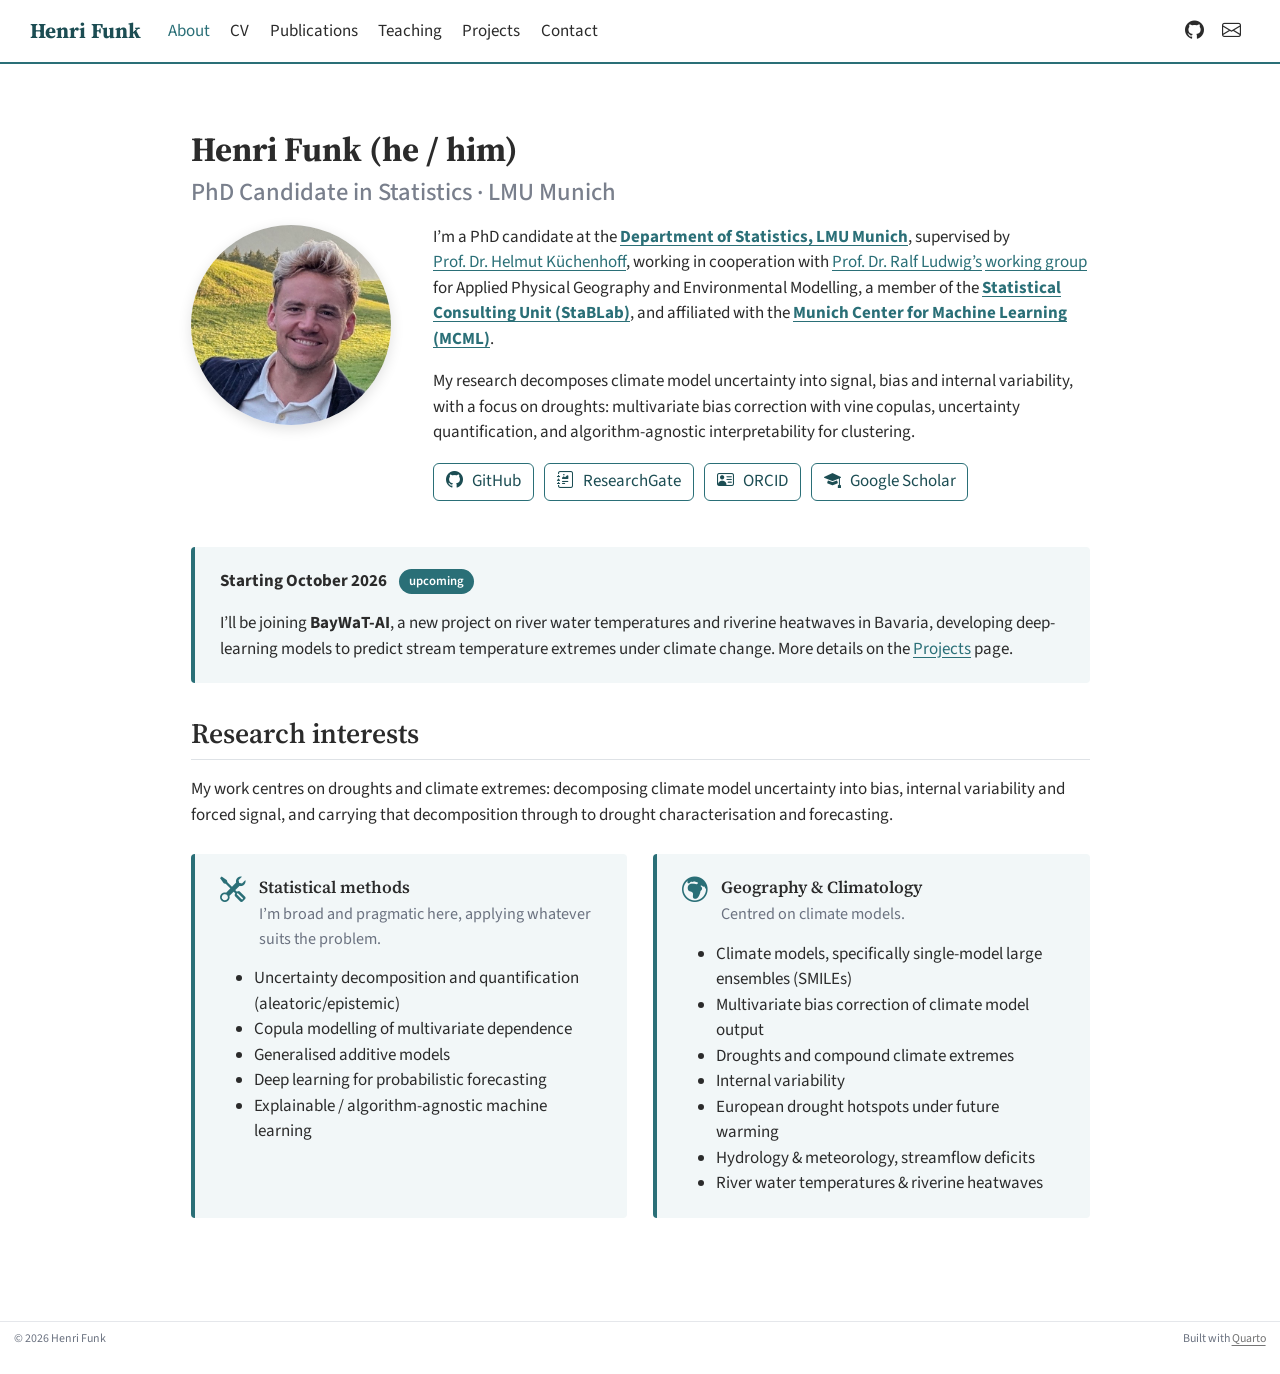
<file: docs/index.html>
<!DOCTYPE html>
<html xmlns="http://www.w3.org/1999/xhtml" lang="en" xml:lang="en"><head>

<meta charset="utf-8">
<meta name="generator" content="quarto-1.4.549">

<meta name="viewport" content="width=device-width, initial-scale=1.0, user-scalable=yes">


<title>Henri Funk</title>
<style>
code{white-space: pre-wrap;}
span.smallcaps{font-variant: small-caps;}
div.columns{display: flex; gap: min(4vw, 1.5em);}
div.column{flex: auto; overflow-x: auto;}
div.hanging-indent{margin-left: 1.5em; text-indent: -1.5em;}
ul.task-list{list-style: none;}
ul.task-list li input[type="checkbox"] {
  width: 0.8em;
  margin: 0 0.8em 0.2em -1em; /* quarto-specific, see https://github.com/quarto-dev/quarto-cli/issues/4556 */ 
  vertical-align: middle;
}
</style>


<script src="site_libs/quarto-nav/quarto-nav.js"></script>
<script src="site_libs/quarto-nav/headroom.min.js"></script>
<link href="./images/favicon.svg" rel="icon" type="image/svg+xml">
<script src="site_libs/clipboard/clipboard.min.js"></script>
<script src="site_libs/quarto-html/quarto.js"></script>
<script src="site_libs/quarto-html/popper.min.js"></script>
<script src="site_libs/quarto-html/tippy.umd.min.js"></script>
<link href="site_libs/quarto-html/tippy.css" rel="stylesheet">
<link href="site_libs/quarto-html/quarto-syntax-highlighting.css" rel="stylesheet" id="quarto-text-highlighting-styles">
<script src="site_libs/bootstrap/bootstrap.min.js"></script>
<link href="site_libs/bootstrap/bootstrap-icons.css" rel="stylesheet">
<link href="site_libs/bootstrap/bootstrap.min.css" rel="stylesheet" id="quarto-bootstrap" data-mode="light">
<script id="quarto-search-options" type="application/json">{
  "language": {
    "search-no-results-text": "No results",
    "search-matching-documents-text": "matching documents",
    "search-copy-link-title": "Copy link to search",
    "search-hide-matches-text": "Hide additional matches",
    "search-more-match-text": "more match in this document",
    "search-more-matches-text": "more matches in this document",
    "search-clear-button-title": "Clear",
    "search-text-placeholder": "",
    "search-detached-cancel-button-title": "Cancel",
    "search-submit-button-title": "Submit",
    "search-label": "Search"
  }
}</script>


<link rel="stylesheet" href="styles.css">
<meta property="og:title" content="Henri Funk">
<meta property="og:description" content="PhD Candidate in Statistics, LMU Munich">
<meta property="og:image" content="https://henrifnk.github.io/henrifnk/images/profile.jpg">
<meta property="og:site_name" content="Henri Funk">
<meta name="twitter:title" content="Henri Funk">
<meta name="twitter:description" content="PhD Candidate in Statistics, LMU Munich">
<meta name="twitter:image" content="https://henrifnk.github.io/henrifnk/images/profile.jpg">
<meta name="twitter:card" content="summary_large_image">
</head>

<body class="nav-fixed fullcontent">

<div id="quarto-search-results"></div>
  <header id="quarto-header" class="headroom fixed-top">
    <nav class="navbar navbar-expand-lg " data-bs-theme="dark">
      <div class="navbar-container container-fluid">
      <div class="navbar-brand-container mx-auto">
    <a class="navbar-brand" href="./index.html">
    <span class="navbar-title">Henri Funk</span>
    </a>
  </div>
          <button class="navbar-toggler" type="button" data-bs-toggle="collapse" data-bs-target="#navbarCollapse" aria-controls="navbarCollapse" aria-expanded="false" aria-label="Toggle navigation" onclick="if (window.quartoToggleHeadroom) { window.quartoToggleHeadroom(); }">
  <span class="navbar-toggler-icon"></span>
</button>
          <div class="collapse navbar-collapse" id="navbarCollapse">
            <ul class="navbar-nav navbar-nav-scroll me-auto">
  <li class="nav-item">
    <a class="nav-link active" href="./index.html" aria-current="page"> 
<span class="menu-text">About</span></a>
  </li>  
  <li class="nav-item">
    <a class="nav-link" href="./cv.html"> 
<span class="menu-text">CV</span></a>
  </li>  
  <li class="nav-item">
    <a class="nav-link" href="./publications.html"> 
<span class="menu-text">Publications</span></a>
  </li>  
  <li class="nav-item">
    <a class="nav-link" href="./teaching.html"> 
<span class="menu-text">Teaching</span></a>
  </li>  
  <li class="nav-item">
    <a class="nav-link" href="./projects.html"> 
<span class="menu-text">Projects</span></a>
  </li>  
  <li class="nav-item">
    <a class="nav-link" href="./contact.html"> 
<span class="menu-text">Contact</span></a>
  </li>  
</ul>
            <ul class="navbar-nav navbar-nav-scroll ms-auto">
  <li class="nav-item compact">
    <a class="nav-link" href="https://github.com/henrifnk"> <i class="bi bi-github" role="img" aria-label="GitHub">
</i> 
<span class="menu-text"></span></a>
  </li>  
  <li class="nav-item compact">
    <a class="nav-link" href="mailto:H.Funk@lmu.de"> <i class="bi bi-envelope" role="img" aria-label="Email">
</i> 
<span class="menu-text"></span></a>
  </li>  
</ul>
          </div> <!-- /navcollapse -->
          <div class="quarto-navbar-tools">
</div>
      </div> <!-- /container-fluid -->
    </nav>
</header>
<!-- content -->
<div id="quarto-content" class="quarto-container page-columns page-rows-contents page-layout-article page-navbar">
<!-- sidebar -->
<!-- margin-sidebar -->
    
<!-- main -->
<main class="content" id="quarto-document-content">




<section id="henri-funk-he-him" class="level1 hero-heading">
<h1>Henri Funk (he / him)</h1>
<section id="phd-candidate-in-statistics-lmu-munich" class="level3">
<h3 data-anchor-id="phd-candidate-in-statistics-lmu-munich">PhD Candidate in Statistics · LMU Munich</h3>
</section>
</section>
<div class="hero">
<div class="hero-photo">
<p><img src="images/profile.jpg" class="profile-img img-fluid"></p>
</div>
<div class="hero-text">
<p>I’m a PhD candidate at the <strong><a href="https://www.stat.lmu.de/en/">Department of Statistics, LMU Munich</a></strong>, supervised by <a href="https://www.lmu.de/mzn/de/mitglieder/kontaktseite/helmut-kuechenhoff-bc664f45.html">Prof.&nbsp;Dr.&nbsp;Helmut Küchenhoff</a>, working in cooperation with <a href="https://www.geo.lmu.de/de/fakultaet-geowissenschaften/personen/kontaktseite/ralf-ludwig-13b9822d.html">Prof.&nbsp;Dr.&nbsp;Ralf Ludwig’s</a> <a href="https://www.geo.lmu.de/geographie/de/forschung/physische-geographie-und-nexusforschung/ueber-uns/ag-ludwig/">working group</a> for Applied Physical Geography and Environmental Modelling, a member of the <strong><a href="https://www.stat.lmu.de/stablab/en/">Statistical Consulting Unit (StaBLab)</a></strong>, and affiliated with the <strong><a href="https://mcml.ai/research/groups/kuechenhoff/">Munich Center for Machine Learning (MCML)</a></strong>.</p>
<p>My research decomposes climate model uncertainty into signal, bias and internal variability, with a focus on droughts: multivariate bias correction with vine copulas, uncertainty quantification, and algorithm-agnostic interpretability for clustering.</p>
<div class="social-links">
<p><a href="https://github.com/henrifnk"><i class="bi bi-github"></i> GitHub</a> <a href="https://www.researchgate.net/profile/Henri-Funk"><i class="bi bi-journal-richtext"></i> ResearchGate</a> <a href="https://orcid.org/0009-0007-0949-8385"><i class="bi bi-person-vcard"></i> ORCID</a> <a href="https://scholar.google.com/citations?user=-1kc-pMAAAAJ&amp;hl=de"><i class="bi bi-mortarboard-fill"></i> Google Scholar</a></p>
</div>
</div>
</div>
<div class="highlight-box">
<p><strong>Starting October 2026</strong> <span class="badge-soon">upcoming</span></p>
<p>I’ll be joining <strong>BayWaT-AI</strong>, a new project on river water temperatures and riverine heatwaves in Bavaria, developing deep-learning models to predict stream temperature extremes under climate change. More details on the <a href="./projects.html">Projects</a> page.</p>
</div>
<section id="research-interests" class="level2">
<h2 data-anchor-id="research-interests">Research interests</h2>
<p>My work centres on droughts and climate extremes: decomposing climate model uncertainty into bias, internal variability and forced signal, and carrying that decomposition through to drought characterisation and forecasting.</p>
<div class="research-grid">
<div class="research-box">
<div class="research-title">
<i class="bi bi-tools research-icon"></i>
<div>
<div class="research-heading">
Statistical methods
</div>
<div class="research-sub">
I’m broad and pragmatic here, applying whatever suits the problem.
</div>
</div>
</div>
<ul>
<li>Uncertainty decomposition and quantification (aleatoric/epistemic)</li>
<li>Copula modelling of multivariate dependence</li>
<li>Generalised additive models</li>
<li>Deep learning for probabilistic forecasting</li>
<li>Explainable / algorithm-agnostic machine learning</li>
</ul>
</div>
<div class="research-box">
<div class="research-title">
<i class="bi bi-globe-europe-africa research-icon"></i>
<div>
<div class="research-heading">
Geography &amp; Climatology
</div>
<div class="research-sub">
Centred on climate models.
</div>
</div>
</div>
<ul>
<li>Climate models, specifically single-model large ensembles (SMILEs)</li>
<li>Multivariate bias correction of climate model output</li>
<li>Droughts and compound climate extremes</li>
<li>Internal variability</li>
<li>European drought hotspots under future warming</li>
<li>Hydrology &amp; meteorology, streamflow deficits</li>
<li>River water temperatures &amp; riverine heatwaves</li>
</ul>
</div>
</div>


</section>

</main> <!-- /main -->
<script id="quarto-html-after-body" type="application/javascript">
window.document.addEventListener("DOMContentLoaded", function (event) {
  const toggleBodyColorMode = (bsSheetEl) => {
    const mode = bsSheetEl.getAttribute("data-mode");
    const bodyEl = window.document.querySelector("body");
    if (mode === "dark") {
      bodyEl.classList.add("quarto-dark");
      bodyEl.classList.remove("quarto-light");
    } else {
      bodyEl.classList.add("quarto-light");
      bodyEl.classList.remove("quarto-dark");
    }
  }
  const toggleBodyColorPrimary = () => {
    const bsSheetEl = window.document.querySelector("link#quarto-bootstrap");
    if (bsSheetEl) {
      toggleBodyColorMode(bsSheetEl);
    }
  }
  toggleBodyColorPrimary();  
  const isCodeAnnotation = (el) => {
    for (const clz of el.classList) {
      if (clz.startsWith('code-annotation-')) {                     
        return true;
      }
    }
    return false;
  }
  const clipboard = new window.ClipboardJS('.code-copy-button', {
    text: function(trigger) {
      const codeEl = trigger.previousElementSibling.cloneNode(true);
      for (const childEl of codeEl.children) {
        if (isCodeAnnotation(childEl)) {
          childEl.remove();
        }
      }
      return codeEl.innerText;
    }
  });
  clipboard.on('success', function(e) {
    // button target
    const button = e.trigger;
    // don't keep focus
    button.blur();
    // flash "checked"
    button.classList.add('code-copy-button-checked');
    var currentTitle = button.getAttribute("title");
    button.setAttribute("title", "Copied!");
    let tooltip;
    if (window.bootstrap) {
      button.setAttribute("data-bs-toggle", "tooltip");
      button.setAttribute("data-bs-placement", "left");
      button.setAttribute("data-bs-title", "Copied!");
      tooltip = new bootstrap.Tooltip(button, 
        { trigger: "manual", 
          customClass: "code-copy-button-tooltip",
          offset: [0, -8]});
      tooltip.show();    
    }
    setTimeout(function() {
      if (tooltip) {
        tooltip.hide();
        button.removeAttribute("data-bs-title");
        button.removeAttribute("data-bs-toggle");
        button.removeAttribute("data-bs-placement");
      }
      button.setAttribute("title", currentTitle);
      button.classList.remove('code-copy-button-checked');
    }, 1000);
    // clear code selection
    e.clearSelection();
  });
  function tippyHover(el, contentFn, onTriggerFn, onUntriggerFn) {
    const config = {
      allowHTML: true,
      maxWidth: 500,
      delay: 100,
      arrow: false,
      appendTo: function(el) {
          return el.parentElement;
      },
      interactive: true,
      interactiveBorder: 10,
      theme: 'quarto',
      placement: 'bottom-start',
    };
    if (contentFn) {
      config.content = contentFn;
    }
    if (onTriggerFn) {
      config.onTrigger = onTriggerFn;
    }
    if (onUntriggerFn) {
      config.onUntrigger = onUntriggerFn;
    }
    window.tippy(el, config); 
  }
  const noterefs = window.document.querySelectorAll('a[role="doc-noteref"]');
  for (var i=0; i<noterefs.length; i++) {
    const ref = noterefs[i];
    tippyHover(ref, function() {
      // use id or data attribute instead here
      let href = ref.getAttribute('data-footnote-href') || ref.getAttribute('href');
      try { href = new URL(href).hash; } catch {}
      const id = href.replace(/^#\/?/, "");
      const note = window.document.getElementById(id);
      return note.innerHTML;
    });
  }
  const xrefs = window.document.querySelectorAll('a.quarto-xref');
  const processXRef = (id, note) => {
    // Strip column container classes
    const stripColumnClz = (el) => {
      el.classList.remove("page-full", "page-columns");
      if (el.children) {
        for (const child of el.children) {
          stripColumnClz(child);
        }
      }
    }
    stripColumnClz(note)
    if (id === null || id.startsWith('sec-')) {
      // Special case sections, only their first couple elements
      const container = document.createElement("div");
      if (note.children && note.children.length > 2) {
        container.appendChild(note.children[0].cloneNode(true));
        for (let i = 1; i < note.children.length; i++) {
          const child = note.children[i];
          if (child.tagName === "P" && child.innerText === "") {
            continue;
          } else {
            container.appendChild(child.cloneNode(true));
            break;
          }
        }
        if (window.Quarto?.typesetMath) {
          window.Quarto.typesetMath(container);
        }
        return container.innerHTML
      } else {
        if (window.Quarto?.typesetMath) {
          window.Quarto.typesetMath(note);
        }
        return note.innerHTML;
      }
    } else {
      // Remove any anchor links if they are present
      const anchorLink = note.querySelector('a.anchorjs-link');
      if (anchorLink) {
        anchorLink.remove();
      }
      if (window.Quarto?.typesetMath) {
        window.Quarto.typesetMath(note);
      }
      // TODO in 1.5, we should make sure this works without a callout special case
      if (note.classList.contains("callout")) {
        return note.outerHTML;
      } else {
        return note.innerHTML;
      }
    }
  }
  for (var i=0; i<xrefs.length; i++) {
    const xref = xrefs[i];
    tippyHover(xref, undefined, function(instance) {
      instance.disable();
      let url = xref.getAttribute('href');
      let hash = undefined; 
      if (url.startsWith('#')) {
        hash = url;
      } else {
        try { hash = new URL(url).hash; } catch {}
      }
      if (hash) {
        const id = hash.replace(/^#\/?/, "");
        const note = window.document.getElementById(id);
        if (note !== null) {
          try {
            const html = processXRef(id, note.cloneNode(true));
            instance.setContent(html);
          } finally {
            instance.enable();
            instance.show();
          }
        } else {
          // See if we can fetch this
          fetch(url.split('#')[0])
          .then(res => res.text())
          .then(html => {
            const parser = new DOMParser();
            const htmlDoc = parser.parseFromString(html, "text/html");
            const note = htmlDoc.getElementById(id);
            if (note !== null) {
              const html = processXRef(id, note);
              instance.setContent(html);
            } 
          }).finally(() => {
            instance.enable();
            instance.show();
          });
        }
      } else {
        // See if we can fetch a full url (with no hash to target)
        // This is a special case and we should probably do some content thinning / targeting
        fetch(url)
        .then(res => res.text())
        .then(html => {
          const parser = new DOMParser();
          const htmlDoc = parser.parseFromString(html, "text/html");
          const note = htmlDoc.querySelector('main.content');
          if (note !== null) {
            // This should only happen for chapter cross references
            // (since there is no id in the URL)
            // remove the first header
            if (note.children.length > 0 && note.children[0].tagName === "HEADER") {
              note.children[0].remove();
            }
            const html = processXRef(null, note);
            instance.setContent(html);
          } 
        }).finally(() => {
          instance.enable();
          instance.show();
        });
      }
    }, function(instance) {
    });
  }
      let selectedAnnoteEl;
      const selectorForAnnotation = ( cell, annotation) => {
        let cellAttr = 'data-code-cell="' + cell + '"';
        let lineAttr = 'data-code-annotation="' +  annotation + '"';
        const selector = 'span[' + cellAttr + '][' + lineAttr + ']';
        return selector;
      }
      const selectCodeLines = (annoteEl) => {
        const doc = window.document;
        const targetCell = annoteEl.getAttribute("data-target-cell");
        const targetAnnotation = annoteEl.getAttribute("data-target-annotation");
        const annoteSpan = window.document.querySelector(selectorForAnnotation(targetCell, targetAnnotation));
        const lines = annoteSpan.getAttribute("data-code-lines").split(",");
        const lineIds = lines.map((line) => {
          return targetCell + "-" + line;
        })
        let top = null;
        let height = null;
        let parent = null;
        if (lineIds.length > 0) {
            //compute the position of the single el (top and bottom and make a div)
            const el = window.document.getElementById(lineIds[0]);
            top = el.offsetTop;
            height = el.offsetHeight;
            parent = el.parentElement.parentElement;
          if (lineIds.length > 1) {
            const lastEl = window.document.getElementById(lineIds[lineIds.length - 1]);
            const bottom = lastEl.offsetTop + lastEl.offsetHeight;
            height = bottom - top;
          }
          if (top !== null && height !== null && parent !== null) {
            // cook up a div (if necessary) and position it 
            let div = window.document.getElementById("code-annotation-line-highlight");
            if (div === null) {
              div = window.document.createElement("div");
              div.setAttribute("id", "code-annotation-line-highlight");
              div.style.position = 'absolute';
              parent.appendChild(div);
            }
            div.style.top = top - 2 + "px";
            div.style.height = height + 4 + "px";
            div.style.left = 0;
            let gutterDiv = window.document.getElementById("code-annotation-line-highlight-gutter");
            if (gutterDiv === null) {
              gutterDiv = window.document.createElement("div");
              gutterDiv.setAttribute("id", "code-annotation-line-highlight-gutter");
              gutterDiv.style.position = 'absolute';
              const codeCell = window.document.getElementById(targetCell);
              const gutter = codeCell.querySelector('.code-annotation-gutter');
              gutter.appendChild(gutterDiv);
            }
            gutterDiv.style.top = top - 2 + "px";
            gutterDiv.style.height = height + 4 + "px";
          }
          selectedAnnoteEl = annoteEl;
        }
      };
      const unselectCodeLines = () => {
        const elementsIds = ["code-annotation-line-highlight", "code-annotation-line-highlight-gutter"];
        elementsIds.forEach((elId) => {
          const div = window.document.getElementById(elId);
          if (div) {
            div.remove();
          }
        });
        selectedAnnoteEl = undefined;
      };
        // Handle positioning of the toggle
    window.addEventListener(
      "resize",
      throttle(() => {
        elRect = undefined;
        if (selectedAnnoteEl) {
          selectCodeLines(selectedAnnoteEl);
        }
      }, 10)
    );
    function throttle(fn, ms) {
    let throttle = false;
    let timer;
      return (...args) => {
        if(!throttle) { // first call gets through
            fn.apply(this, args);
            throttle = true;
        } else { // all the others get throttled
            if(timer) clearTimeout(timer); // cancel #2
            timer = setTimeout(() => {
              fn.apply(this, args);
              timer = throttle = false;
            }, ms);
        }
      };
    }
      // Attach click handler to the DT
      const annoteDls = window.document.querySelectorAll('dt[data-target-cell]');
      for (const annoteDlNode of annoteDls) {
        annoteDlNode.addEventListener('click', (event) => {
          const clickedEl = event.target;
          if (clickedEl !== selectedAnnoteEl) {
            unselectCodeLines();
            const activeEl = window.document.querySelector('dt[data-target-cell].code-annotation-active');
            if (activeEl) {
              activeEl.classList.remove('code-annotation-active');
            }
            selectCodeLines(clickedEl);
            clickedEl.classList.add('code-annotation-active');
          } else {
            // Unselect the line
            unselectCodeLines();
            clickedEl.classList.remove('code-annotation-active');
          }
        });
      }
  const findCites = (el) => {
    const parentEl = el.parentElement;
    if (parentEl) {
      const cites = parentEl.dataset.cites;
      if (cites) {
        return {
          el,
          cites: cites.split(' ')
        };
      } else {
        return findCites(el.parentElement)
      }
    } else {
      return undefined;
    }
  };
  var bibliorefs = window.document.querySelectorAll('a[role="doc-biblioref"]');
  for (var i=0; i<bibliorefs.length; i++) {
    const ref = bibliorefs[i];
    const citeInfo = findCites(ref);
    if (citeInfo) {
      tippyHover(citeInfo.el, function() {
        var popup = window.document.createElement('div');
        citeInfo.cites.forEach(function(cite) {
          var citeDiv = window.document.createElement('div');
          citeDiv.classList.add('hanging-indent');
          citeDiv.classList.add('csl-entry');
          var biblioDiv = window.document.getElementById('ref-' + cite);
          if (biblioDiv) {
            citeDiv.innerHTML = biblioDiv.innerHTML;
          }
          popup.appendChild(citeDiv);
        });
        return popup.innerHTML;
      });
    }
  }
});
</script>
</div> <!-- /content -->
<footer class="footer">
  <div class="nav-footer">
    <div class="nav-footer-left">
<p>© 2026 Henri Funk</p>
</div>   
    <div class="nav-footer-center">
      &nbsp;
    </div>
    <div class="nav-footer-right">
<p>Built with <a href="https://quarto.org">Quarto</a></p>
</div>
  </div>
</footer>




</body></html>
</file>
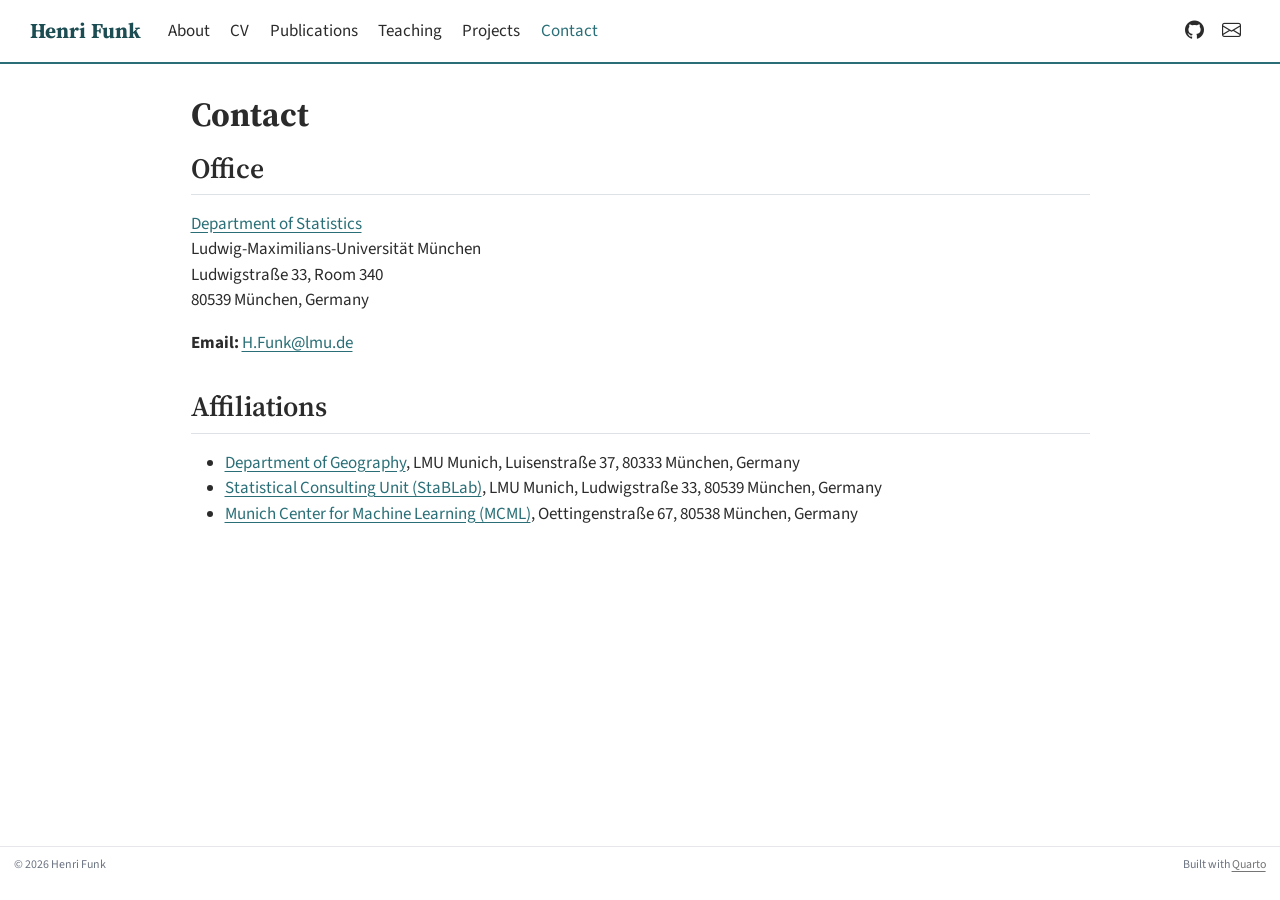
<file: docs/contact.html>
<!DOCTYPE html>
<html xmlns="http://www.w3.org/1999/xhtml" lang="en" xml:lang="en"><head>

<meta charset="utf-8">
<meta name="generator" content="quarto-1.4.549">

<meta name="viewport" content="width=device-width, initial-scale=1.0, user-scalable=yes">


<title>Henri Funk - Contact</title>
<style>
code{white-space: pre-wrap;}
span.smallcaps{font-variant: small-caps;}
div.columns{display: flex; gap: min(4vw, 1.5em);}
div.column{flex: auto; overflow-x: auto;}
div.hanging-indent{margin-left: 1.5em; text-indent: -1.5em;}
ul.task-list{list-style: none;}
ul.task-list li input[type="checkbox"] {
  width: 0.8em;
  margin: 0 0.8em 0.2em -1em; /* quarto-specific, see https://github.com/quarto-dev/quarto-cli/issues/4556 */ 
  vertical-align: middle;
}
</style>


<script src="site_libs/quarto-nav/quarto-nav.js"></script>
<script src="site_libs/quarto-nav/headroom.min.js"></script>
<link href="./images/favicon.svg" rel="icon" type="image/svg+xml">
<script src="site_libs/clipboard/clipboard.min.js"></script>
<script src="site_libs/quarto-html/quarto.js"></script>
<script src="site_libs/quarto-html/popper.min.js"></script>
<script src="site_libs/quarto-html/tippy.umd.min.js"></script>
<link href="site_libs/quarto-html/tippy.css" rel="stylesheet">
<link href="site_libs/quarto-html/quarto-syntax-highlighting.css" rel="stylesheet" id="quarto-text-highlighting-styles">
<script src="site_libs/bootstrap/bootstrap.min.js"></script>
<link href="site_libs/bootstrap/bootstrap-icons.css" rel="stylesheet">
<link href="site_libs/bootstrap/bootstrap.min.css" rel="stylesheet" id="quarto-bootstrap" data-mode="light">
<script id="quarto-search-options" type="application/json">{
  "language": {
    "search-no-results-text": "No results",
    "search-matching-documents-text": "matching documents",
    "search-copy-link-title": "Copy link to search",
    "search-hide-matches-text": "Hide additional matches",
    "search-more-match-text": "more match in this document",
    "search-more-matches-text": "more matches in this document",
    "search-clear-button-title": "Clear",
    "search-text-placeholder": "",
    "search-detached-cancel-button-title": "Cancel",
    "search-submit-button-title": "Submit",
    "search-label": "Search"
  }
}</script>


<link rel="stylesheet" href="styles.css">
<meta property="og:title" content="Henri Funk - Contact">
<meta property="og:description" content="PhD Candidate in Statistics, LMU Munich">
<meta property="og:image" content="https://henrifnk.github.io/henrifnk/images/profile.jpg">
<meta property="og:site_name" content="Henri Funk">
<meta name="twitter:title" content="Henri Funk - Contact">
<meta name="twitter:description" content="PhD Candidate in Statistics, LMU Munich">
<meta name="twitter:image" content="https://henrifnk.github.io/henrifnk/images/profile.jpg">
<meta name="twitter:card" content="summary_large_image">
</head>

<body class="nav-fixed fullcontent">

<div id="quarto-search-results"></div>
  <header id="quarto-header" class="headroom fixed-top">
    <nav class="navbar navbar-expand-lg " data-bs-theme="dark">
      <div class="navbar-container container-fluid">
      <div class="navbar-brand-container mx-auto">
    <a class="navbar-brand" href="./index.html">
    <span class="navbar-title">Henri Funk</span>
    </a>
  </div>
          <button class="navbar-toggler" type="button" data-bs-toggle="collapse" data-bs-target="#navbarCollapse" aria-controls="navbarCollapse" aria-expanded="false" aria-label="Toggle navigation" onclick="if (window.quartoToggleHeadroom) { window.quartoToggleHeadroom(); }">
  <span class="navbar-toggler-icon"></span>
</button>
          <div class="collapse navbar-collapse" id="navbarCollapse">
            <ul class="navbar-nav navbar-nav-scroll me-auto">
  <li class="nav-item">
    <a class="nav-link" href="./index.html"> 
<span class="menu-text">About</span></a>
  </li>  
  <li class="nav-item">
    <a class="nav-link" href="./cv.html"> 
<span class="menu-text">CV</span></a>
  </li>  
  <li class="nav-item">
    <a class="nav-link" href="./publications.html"> 
<span class="menu-text">Publications</span></a>
  </li>  
  <li class="nav-item">
    <a class="nav-link" href="./teaching.html"> 
<span class="menu-text">Teaching</span></a>
  </li>  
  <li class="nav-item">
    <a class="nav-link" href="./projects.html"> 
<span class="menu-text">Projects</span></a>
  </li>  
  <li class="nav-item">
    <a class="nav-link active" href="./contact.html" aria-current="page"> 
<span class="menu-text">Contact</span></a>
  </li>  
</ul>
            <ul class="navbar-nav navbar-nav-scroll ms-auto">
  <li class="nav-item compact">
    <a class="nav-link" href="https://github.com/henrifnk"> <i class="bi bi-github" role="img" aria-label="GitHub">
</i> 
<span class="menu-text"></span></a>
  </li>  
  <li class="nav-item compact">
    <a class="nav-link" href="mailto:H.Funk@lmu.de"> <i class="bi bi-envelope" role="img" aria-label="Email">
</i> 
<span class="menu-text"></span></a>
  </li>  
</ul>
          </div> <!-- /navcollapse -->
          <div class="quarto-navbar-tools">
</div>
      </div> <!-- /container-fluid -->
    </nav>
</header>
<!-- content -->
<div id="quarto-content" class="quarto-container page-columns page-rows-contents page-layout-article page-navbar">
<!-- sidebar -->
<!-- margin-sidebar -->
    
<!-- main -->
<main class="content" id="quarto-document-content">

<header id="title-block-header" class="quarto-title-block default">
<div class="quarto-title">
<h1 class="title">Contact</h1>
</div>



<div class="quarto-title-meta">

    
  
    
  </div>
  


</header>


<section id="office" class="level2">
<h2 data-anchor-id="office">Office</h2>
<p><a href="https://www.stat.lmu.de/en/">Department of Statistics</a><br>
Ludwig-Maximilians-Universität München<br>
Ludwigstraße 33, Room 340<br>
80539 München, Germany</p>
<p><strong>Email:</strong> <a href="mailto:H.Funk@lmu.de">H.Funk@lmu.de</a></p>
</section>
<section id="affiliations" class="level2">
<h2 data-anchor-id="affiliations">Affiliations</h2>
<ul>
<li><a href="https://www.geo.lmu.de/geographie/en/">Department of Geography</a>, LMU Munich, Luisenstraße 37, 80333 München, Germany</li>
<li><a href="https://www.stat.lmu.de/stablab/en/">Statistical Consulting Unit (StaBLab)</a>, LMU Munich, Ludwigstraße 33, 80539 München, Germany</li>
<li><a href="https://mcml.ai/research/groups/kuechenhoff/">Munich Center for Machine Learning (MCML)</a>, Oettingenstraße 67, 80538 München, Germany</li>
</ul>


</section>

</main> <!-- /main -->
<script id="quarto-html-after-body" type="application/javascript">
window.document.addEventListener("DOMContentLoaded", function (event) {
  const toggleBodyColorMode = (bsSheetEl) => {
    const mode = bsSheetEl.getAttribute("data-mode");
    const bodyEl = window.document.querySelector("body");
    if (mode === "dark") {
      bodyEl.classList.add("quarto-dark");
      bodyEl.classList.remove("quarto-light");
    } else {
      bodyEl.classList.add("quarto-light");
      bodyEl.classList.remove("quarto-dark");
    }
  }
  const toggleBodyColorPrimary = () => {
    const bsSheetEl = window.document.querySelector("link#quarto-bootstrap");
    if (bsSheetEl) {
      toggleBodyColorMode(bsSheetEl);
    }
  }
  toggleBodyColorPrimary();  
  const isCodeAnnotation = (el) => {
    for (const clz of el.classList) {
      if (clz.startsWith('code-annotation-')) {                     
        return true;
      }
    }
    return false;
  }
  const clipboard = new window.ClipboardJS('.code-copy-button', {
    text: function(trigger) {
      const codeEl = trigger.previousElementSibling.cloneNode(true);
      for (const childEl of codeEl.children) {
        if (isCodeAnnotation(childEl)) {
          childEl.remove();
        }
      }
      return codeEl.innerText;
    }
  });
  clipboard.on('success', function(e) {
    // button target
    const button = e.trigger;
    // don't keep focus
    button.blur();
    // flash "checked"
    button.classList.add('code-copy-button-checked');
    var currentTitle = button.getAttribute("title");
    button.setAttribute("title", "Copied!");
    let tooltip;
    if (window.bootstrap) {
      button.setAttribute("data-bs-toggle", "tooltip");
      button.setAttribute("data-bs-placement", "left");
      button.setAttribute("data-bs-title", "Copied!");
      tooltip = new bootstrap.Tooltip(button, 
        { trigger: "manual", 
          customClass: "code-copy-button-tooltip",
          offset: [0, -8]});
      tooltip.show();    
    }
    setTimeout(function() {
      if (tooltip) {
        tooltip.hide();
        button.removeAttribute("data-bs-title");
        button.removeAttribute("data-bs-toggle");
        button.removeAttribute("data-bs-placement");
      }
      button.setAttribute("title", currentTitle);
      button.classList.remove('code-copy-button-checked');
    }, 1000);
    // clear code selection
    e.clearSelection();
  });
  function tippyHover(el, contentFn, onTriggerFn, onUntriggerFn) {
    const config = {
      allowHTML: true,
      maxWidth: 500,
      delay: 100,
      arrow: false,
      appendTo: function(el) {
          return el.parentElement;
      },
      interactive: true,
      interactiveBorder: 10,
      theme: 'quarto',
      placement: 'bottom-start',
    };
    if (contentFn) {
      config.content = contentFn;
    }
    if (onTriggerFn) {
      config.onTrigger = onTriggerFn;
    }
    if (onUntriggerFn) {
      config.onUntrigger = onUntriggerFn;
    }
    window.tippy(el, config); 
  }
  const noterefs = window.document.querySelectorAll('a[role="doc-noteref"]');
  for (var i=0; i<noterefs.length; i++) {
    const ref = noterefs[i];
    tippyHover(ref, function() {
      // use id or data attribute instead here
      let href = ref.getAttribute('data-footnote-href') || ref.getAttribute('href');
      try { href = new URL(href).hash; } catch {}
      const id = href.replace(/^#\/?/, "");
      const note = window.document.getElementById(id);
      return note.innerHTML;
    });
  }
  const xrefs = window.document.querySelectorAll('a.quarto-xref');
  const processXRef = (id, note) => {
    // Strip column container classes
    const stripColumnClz = (el) => {
      el.classList.remove("page-full", "page-columns");
      if (el.children) {
        for (const child of el.children) {
          stripColumnClz(child);
        }
      }
    }
    stripColumnClz(note)
    if (id === null || id.startsWith('sec-')) {
      // Special case sections, only their first couple elements
      const container = document.createElement("div");
      if (note.children && note.children.length > 2) {
        container.appendChild(note.children[0].cloneNode(true));
        for (let i = 1; i < note.children.length; i++) {
          const child = note.children[i];
          if (child.tagName === "P" && child.innerText === "") {
            continue;
          } else {
            container.appendChild(child.cloneNode(true));
            break;
          }
        }
        if (window.Quarto?.typesetMath) {
          window.Quarto.typesetMath(container);
        }
        return container.innerHTML
      } else {
        if (window.Quarto?.typesetMath) {
          window.Quarto.typesetMath(note);
        }
        return note.innerHTML;
      }
    } else {
      // Remove any anchor links if they are present
      const anchorLink = note.querySelector('a.anchorjs-link');
      if (anchorLink) {
        anchorLink.remove();
      }
      if (window.Quarto?.typesetMath) {
        window.Quarto.typesetMath(note);
      }
      // TODO in 1.5, we should make sure this works without a callout special case
      if (note.classList.contains("callout")) {
        return note.outerHTML;
      } else {
        return note.innerHTML;
      }
    }
  }
  for (var i=0; i<xrefs.length; i++) {
    const xref = xrefs[i];
    tippyHover(xref, undefined, function(instance) {
      instance.disable();
      let url = xref.getAttribute('href');
      let hash = undefined; 
      if (url.startsWith('#')) {
        hash = url;
      } else {
        try { hash = new URL(url).hash; } catch {}
      }
      if (hash) {
        const id = hash.replace(/^#\/?/, "");
        const note = window.document.getElementById(id);
        if (note !== null) {
          try {
            const html = processXRef(id, note.cloneNode(true));
            instance.setContent(html);
          } finally {
            instance.enable();
            instance.show();
          }
        } else {
          // See if we can fetch this
          fetch(url.split('#')[0])
          .then(res => res.text())
          .then(html => {
            const parser = new DOMParser();
            const htmlDoc = parser.parseFromString(html, "text/html");
            const note = htmlDoc.getElementById(id);
            if (note !== null) {
              const html = processXRef(id, note);
              instance.setContent(html);
            } 
          }).finally(() => {
            instance.enable();
            instance.show();
          });
        }
      } else {
        // See if we can fetch a full url (with no hash to target)
        // This is a special case and we should probably do some content thinning / targeting
        fetch(url)
        .then(res => res.text())
        .then(html => {
          const parser = new DOMParser();
          const htmlDoc = parser.parseFromString(html, "text/html");
          const note = htmlDoc.querySelector('main.content');
          if (note !== null) {
            // This should only happen for chapter cross references
            // (since there is no id in the URL)
            // remove the first header
            if (note.children.length > 0 && note.children[0].tagName === "HEADER") {
              note.children[0].remove();
            }
            const html = processXRef(null, note);
            instance.setContent(html);
          } 
        }).finally(() => {
          instance.enable();
          instance.show();
        });
      }
    }, function(instance) {
    });
  }
      let selectedAnnoteEl;
      const selectorForAnnotation = ( cell, annotation) => {
        let cellAttr = 'data-code-cell="' + cell + '"';
        let lineAttr = 'data-code-annotation="' +  annotation + '"';
        const selector = 'span[' + cellAttr + '][' + lineAttr + ']';
        return selector;
      }
      const selectCodeLines = (annoteEl) => {
        const doc = window.document;
        const targetCell = annoteEl.getAttribute("data-target-cell");
        const targetAnnotation = annoteEl.getAttribute("data-target-annotation");
        const annoteSpan = window.document.querySelector(selectorForAnnotation(targetCell, targetAnnotation));
        const lines = annoteSpan.getAttribute("data-code-lines").split(",");
        const lineIds = lines.map((line) => {
          return targetCell + "-" + line;
        })
        let top = null;
        let height = null;
        let parent = null;
        if (lineIds.length > 0) {
            //compute the position of the single el (top and bottom and make a div)
            const el = window.document.getElementById(lineIds[0]);
            top = el.offsetTop;
            height = el.offsetHeight;
            parent = el.parentElement.parentElement;
          if (lineIds.length > 1) {
            const lastEl = window.document.getElementById(lineIds[lineIds.length - 1]);
            const bottom = lastEl.offsetTop + lastEl.offsetHeight;
            height = bottom - top;
          }
          if (top !== null && height !== null && parent !== null) {
            // cook up a div (if necessary) and position it 
            let div = window.document.getElementById("code-annotation-line-highlight");
            if (div === null) {
              div = window.document.createElement("div");
              div.setAttribute("id", "code-annotation-line-highlight");
              div.style.position = 'absolute';
              parent.appendChild(div);
            }
            div.style.top = top - 2 + "px";
            div.style.height = height + 4 + "px";
            div.style.left = 0;
            let gutterDiv = window.document.getElementById("code-annotation-line-highlight-gutter");
            if (gutterDiv === null) {
              gutterDiv = window.document.createElement("div");
              gutterDiv.setAttribute("id", "code-annotation-line-highlight-gutter");
              gutterDiv.style.position = 'absolute';
              const codeCell = window.document.getElementById(targetCell);
              const gutter = codeCell.querySelector('.code-annotation-gutter');
              gutter.appendChild(gutterDiv);
            }
            gutterDiv.style.top = top - 2 + "px";
            gutterDiv.style.height = height + 4 + "px";
          }
          selectedAnnoteEl = annoteEl;
        }
      };
      const unselectCodeLines = () => {
        const elementsIds = ["code-annotation-line-highlight", "code-annotation-line-highlight-gutter"];
        elementsIds.forEach((elId) => {
          const div = window.document.getElementById(elId);
          if (div) {
            div.remove();
          }
        });
        selectedAnnoteEl = undefined;
      };
        // Handle positioning of the toggle
    window.addEventListener(
      "resize",
      throttle(() => {
        elRect = undefined;
        if (selectedAnnoteEl) {
          selectCodeLines(selectedAnnoteEl);
        }
      }, 10)
    );
    function throttle(fn, ms) {
    let throttle = false;
    let timer;
      return (...args) => {
        if(!throttle) { // first call gets through
            fn.apply(this, args);
            throttle = true;
        } else { // all the others get throttled
            if(timer) clearTimeout(timer); // cancel #2
            timer = setTimeout(() => {
              fn.apply(this, args);
              timer = throttle = false;
            }, ms);
        }
      };
    }
      // Attach click handler to the DT
      const annoteDls = window.document.querySelectorAll('dt[data-target-cell]');
      for (const annoteDlNode of annoteDls) {
        annoteDlNode.addEventListener('click', (event) => {
          const clickedEl = event.target;
          if (clickedEl !== selectedAnnoteEl) {
            unselectCodeLines();
            const activeEl = window.document.querySelector('dt[data-target-cell].code-annotation-active');
            if (activeEl) {
              activeEl.classList.remove('code-annotation-active');
            }
            selectCodeLines(clickedEl);
            clickedEl.classList.add('code-annotation-active');
          } else {
            // Unselect the line
            unselectCodeLines();
            clickedEl.classList.remove('code-annotation-active');
          }
        });
      }
  const findCites = (el) => {
    const parentEl = el.parentElement;
    if (parentEl) {
      const cites = parentEl.dataset.cites;
      if (cites) {
        return {
          el,
          cites: cites.split(' ')
        };
      } else {
        return findCites(el.parentElement)
      }
    } else {
      return undefined;
    }
  };
  var bibliorefs = window.document.querySelectorAll('a[role="doc-biblioref"]');
  for (var i=0; i<bibliorefs.length; i++) {
    const ref = bibliorefs[i];
    const citeInfo = findCites(ref);
    if (citeInfo) {
      tippyHover(citeInfo.el, function() {
        var popup = window.document.createElement('div');
        citeInfo.cites.forEach(function(cite) {
          var citeDiv = window.document.createElement('div');
          citeDiv.classList.add('hanging-indent');
          citeDiv.classList.add('csl-entry');
          var biblioDiv = window.document.getElementById('ref-' + cite);
          if (biblioDiv) {
            citeDiv.innerHTML = biblioDiv.innerHTML;
          }
          popup.appendChild(citeDiv);
        });
        return popup.innerHTML;
      });
    }
  }
});
</script>
</div> <!-- /content -->
<footer class="footer">
  <div class="nav-footer">
    <div class="nav-footer-left">
<p>© 2026 Henri Funk</p>
</div>   
    <div class="nav-footer-center">
      &nbsp;
    </div>
    <div class="nav-footer-right">
<p>Built with <a href="https://quarto.org">Quarto</a></p>
</div>
  </div>
</footer>




</body></html>
</file>
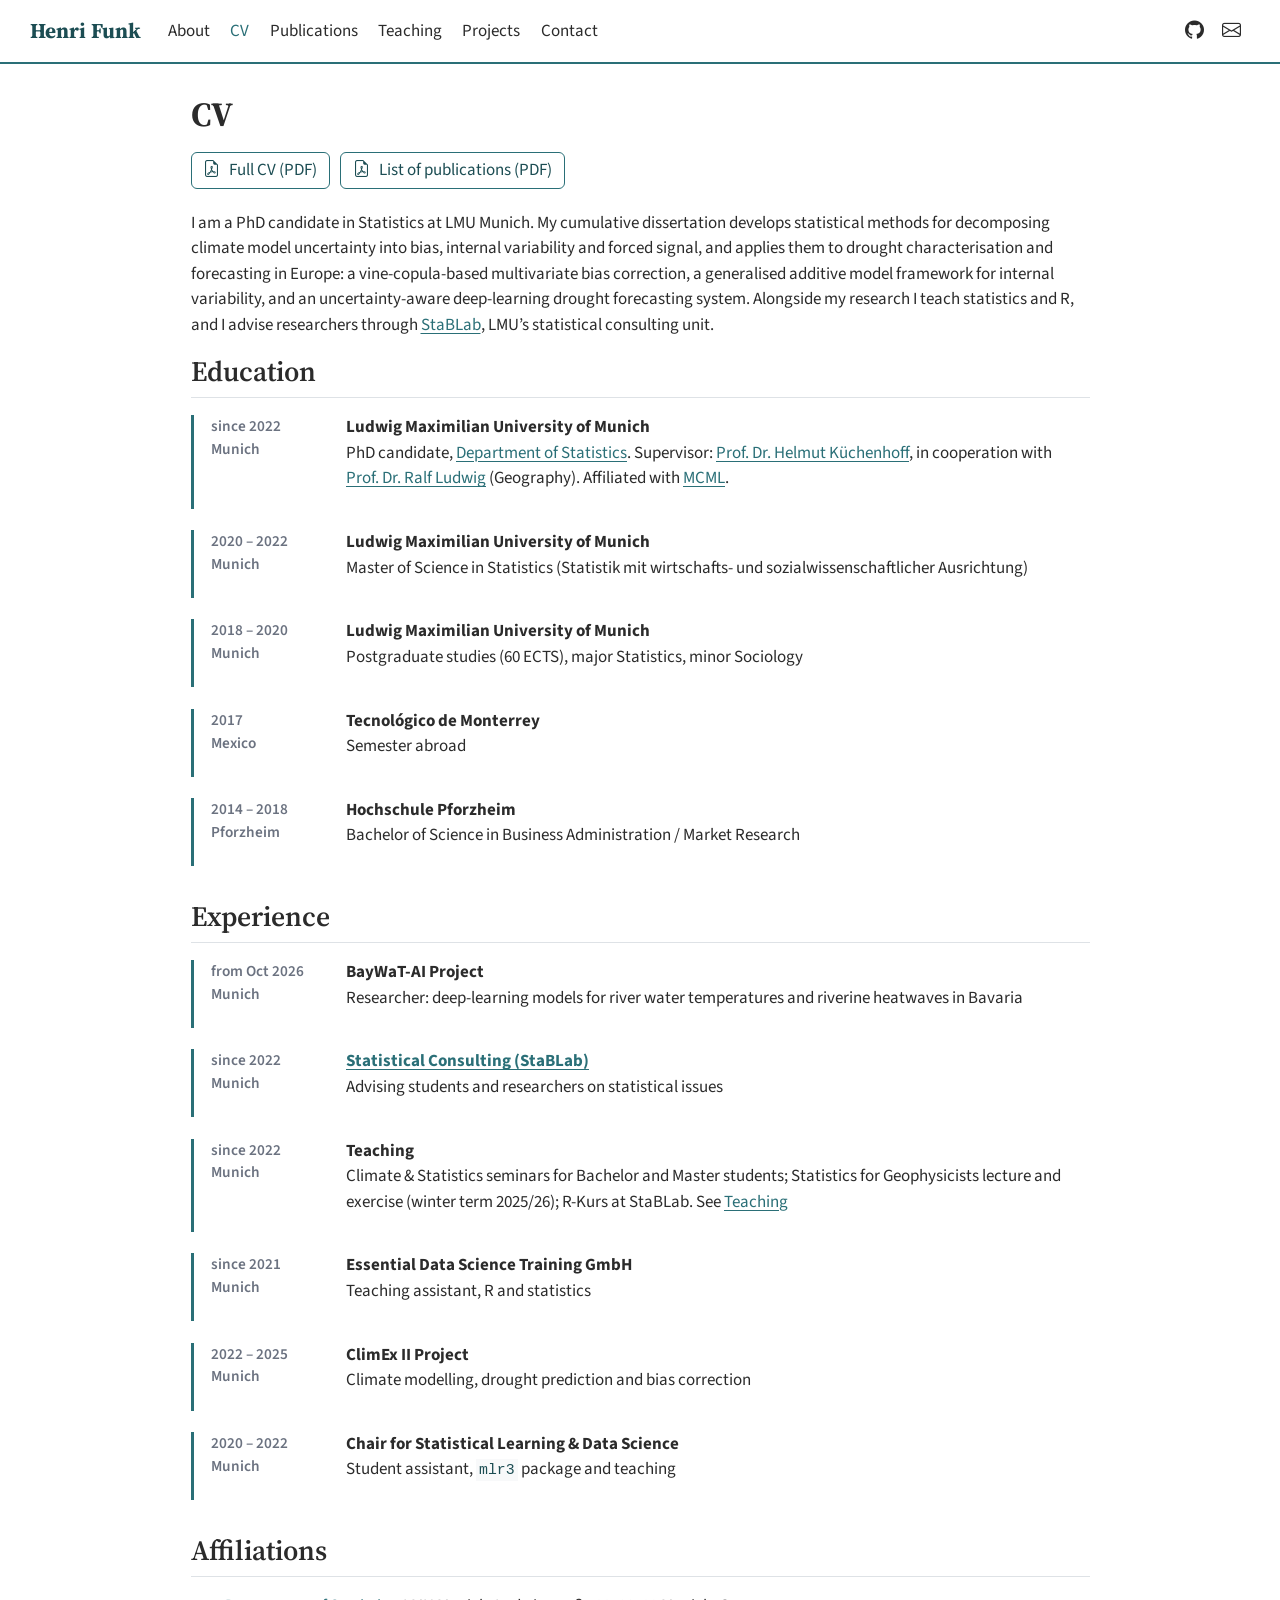
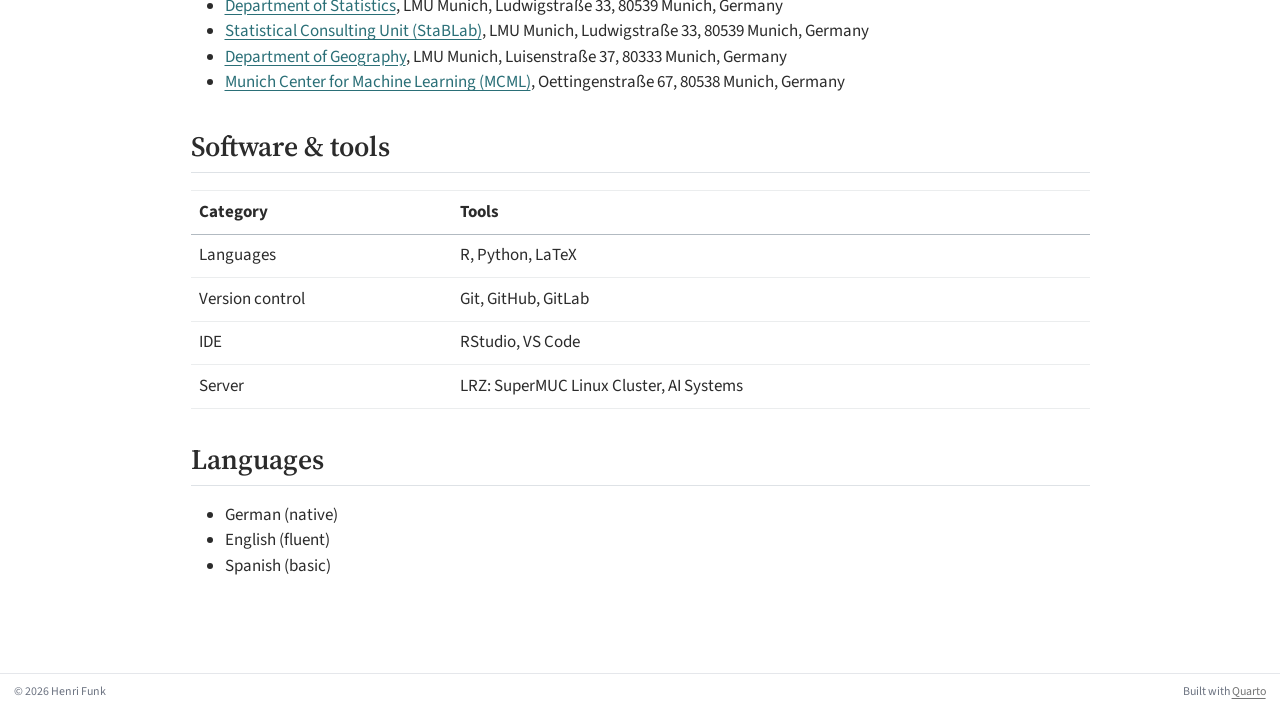
<file: docs/cv.html>
<!DOCTYPE html>
<html xmlns="http://www.w3.org/1999/xhtml" lang="en" xml:lang="en"><head>

<meta charset="utf-8">
<meta name="generator" content="quarto-1.4.549">

<meta name="viewport" content="width=device-width, initial-scale=1.0, user-scalable=yes">


<title>Henri Funk - CV</title>
<style>
code{white-space: pre-wrap;}
span.smallcaps{font-variant: small-caps;}
div.columns{display: flex; gap: min(4vw, 1.5em);}
div.column{flex: auto; overflow-x: auto;}
div.hanging-indent{margin-left: 1.5em; text-indent: -1.5em;}
ul.task-list{list-style: none;}
ul.task-list li input[type="checkbox"] {
  width: 0.8em;
  margin: 0 0.8em 0.2em -1em; /* quarto-specific, see https://github.com/quarto-dev/quarto-cli/issues/4556 */ 
  vertical-align: middle;
}
</style>


<script src="site_libs/quarto-nav/quarto-nav.js"></script>
<script src="site_libs/quarto-nav/headroom.min.js"></script>
<link href="./images/favicon.svg" rel="icon" type="image/svg+xml">
<script src="site_libs/clipboard/clipboard.min.js"></script>
<script src="site_libs/quarto-html/quarto.js"></script>
<script src="site_libs/quarto-html/popper.min.js"></script>
<script src="site_libs/quarto-html/tippy.umd.min.js"></script>
<link href="site_libs/quarto-html/tippy.css" rel="stylesheet">
<link href="site_libs/quarto-html/quarto-syntax-highlighting.css" rel="stylesheet" id="quarto-text-highlighting-styles">
<script src="site_libs/bootstrap/bootstrap.min.js"></script>
<link href="site_libs/bootstrap/bootstrap-icons.css" rel="stylesheet">
<link href="site_libs/bootstrap/bootstrap.min.css" rel="stylesheet" id="quarto-bootstrap" data-mode="light">
<script id="quarto-search-options" type="application/json">{
  "language": {
    "search-no-results-text": "No results",
    "search-matching-documents-text": "matching documents",
    "search-copy-link-title": "Copy link to search",
    "search-hide-matches-text": "Hide additional matches",
    "search-more-match-text": "more match in this document",
    "search-more-matches-text": "more matches in this document",
    "search-clear-button-title": "Clear",
    "search-text-placeholder": "",
    "search-detached-cancel-button-title": "Cancel",
    "search-submit-button-title": "Submit",
    "search-label": "Search"
  }
}</script>


<link rel="stylesheet" href="styles.css">
<meta property="og:title" content="Henri Funk - CV">
<meta property="og:description" content="PhD Candidate in Statistics, LMU Munich">
<meta property="og:image" content="https://henrifnk.github.io/henrifnk/images/profile.jpg">
<meta property="og:site_name" content="Henri Funk">
<meta name="twitter:title" content="Henri Funk - CV">
<meta name="twitter:description" content="PhD Candidate in Statistics, LMU Munich">
<meta name="twitter:image" content="https://henrifnk.github.io/henrifnk/images/profile.jpg">
<meta name="twitter:card" content="summary_large_image">
</head>

<body class="nav-fixed fullcontent">

<div id="quarto-search-results"></div>
  <header id="quarto-header" class="headroom fixed-top">
    <nav class="navbar navbar-expand-lg " data-bs-theme="dark">
      <div class="navbar-container container-fluid">
      <div class="navbar-brand-container mx-auto">
    <a class="navbar-brand" href="./index.html">
    <span class="navbar-title">Henri Funk</span>
    </a>
  </div>
          <button class="navbar-toggler" type="button" data-bs-toggle="collapse" data-bs-target="#navbarCollapse" aria-controls="navbarCollapse" aria-expanded="false" aria-label="Toggle navigation" onclick="if (window.quartoToggleHeadroom) { window.quartoToggleHeadroom(); }">
  <span class="navbar-toggler-icon"></span>
</button>
          <div class="collapse navbar-collapse" id="navbarCollapse">
            <ul class="navbar-nav navbar-nav-scroll me-auto">
  <li class="nav-item">
    <a class="nav-link" href="./index.html"> 
<span class="menu-text">About</span></a>
  </li>  
  <li class="nav-item">
    <a class="nav-link active" href="./cv.html" aria-current="page"> 
<span class="menu-text">CV</span></a>
  </li>  
  <li class="nav-item">
    <a class="nav-link" href="./publications.html"> 
<span class="menu-text">Publications</span></a>
  </li>  
  <li class="nav-item">
    <a class="nav-link" href="./teaching.html"> 
<span class="menu-text">Teaching</span></a>
  </li>  
  <li class="nav-item">
    <a class="nav-link" href="./projects.html"> 
<span class="menu-text">Projects</span></a>
  </li>  
  <li class="nav-item">
    <a class="nav-link" href="./contact.html"> 
<span class="menu-text">Contact</span></a>
  </li>  
</ul>
            <ul class="navbar-nav navbar-nav-scroll ms-auto">
  <li class="nav-item compact">
    <a class="nav-link" href="https://github.com/henrifnk"> <i class="bi bi-github" role="img" aria-label="GitHub">
</i> 
<span class="menu-text"></span></a>
  </li>  
  <li class="nav-item compact">
    <a class="nav-link" href="mailto:H.Funk@lmu.de"> <i class="bi bi-envelope" role="img" aria-label="Email">
</i> 
<span class="menu-text"></span></a>
  </li>  
</ul>
          </div> <!-- /navcollapse -->
          <div class="quarto-navbar-tools">
</div>
      </div> <!-- /container-fluid -->
    </nav>
</header>
<!-- content -->
<div id="quarto-content" class="quarto-container page-columns page-rows-contents page-layout-article page-navbar">
<!-- sidebar -->
<!-- margin-sidebar -->
    
<!-- main -->
<main class="content" id="quarto-document-content">

<header id="title-block-header" class="quarto-title-block default">
<div class="quarto-title">
<h1 class="title">CV</h1>
</div>



<div class="quarto-title-meta">

    
  
    
  </div>
  


</header>


<div class="social-links">
<p><a href="files/CV_HenriFunk.pdf" target="_blank"><i class="bi bi-file-earmark-pdf"></i> Full CV (PDF)</a> <a href="files/Publications_HenriFunk.pdf" target="_blank"><i class="bi bi-file-earmark-pdf"></i> List of publications (PDF)</a></p>
</div>
<p>I am a PhD candidate in Statistics at LMU Munich. My cumulative dissertation develops statistical methods for decomposing climate model uncertainty into bias, internal variability and forced signal, and applies them to drought characterisation and forecasting in Europe: a vine-copula-based multivariate bias correction, a generalised additive model framework for internal variability, and an uncertainty-aware deep-learning drought forecasting system. Alongside my research I teach statistics and R, and I advise researchers through <a href="https://www.stat.lmu.de/stablab/en/">StaBLab</a>, LMU’s statistical consulting unit.</p>
<section id="education" class="level2">
<h2 data-anchor-id="education">Education</h2>
<div class="entry">
<div class="entry-date">
<p>since 2022<br>Munich</p>
</div>
<div class="entry-body">
<p><strong>Ludwig Maximilian University of Munich</strong><br>
PhD candidate, <a href="https://www.stat.lmu.de/en/">Department of Statistics</a>. Supervisor: <a href="https://www.lmu.de/mzn/de/mitglieder/kontaktseite/helmut-kuechenhoff-bc664f45.html">Prof.&nbsp;Dr.&nbsp;Helmut Küchenhoff</a>, in cooperation with <a href="https://www.geo.lmu.de/geographie/de/forschung/physische-geographie-und-nexusforschung/ueber-uns/ag-ludwig/">Prof.&nbsp;Dr.&nbsp;Ralf Ludwig</a> (Geography). Affiliated with <a href="https://mcml.ai/research/groups/kuechenhoff/">MCML</a>.</p>
</div>
</div>
<div class="entry">
<div class="entry-date">
<p>2020 – 2022<br>Munich</p>
</div>
<div class="entry-body">
<p><strong>Ludwig Maximilian University of Munich</strong><br>
Master of Science in Statistics (Statistik mit wirtschafts- und sozialwissenschaftlicher Ausrichtung)</p>
</div>
</div>
<div class="entry">
<div class="entry-date">
<p>2018 – 2020<br>Munich</p>
</div>
<div class="entry-body">
<p><strong>Ludwig Maximilian University of Munich</strong><br>
Postgraduate studies (60 ECTS), major Statistics, minor Sociology</p>
</div>
</div>
<div class="entry">
<div class="entry-date">
<p>2017<br>Mexico</p>
</div>
<div class="entry-body">
<p><strong>Tecnológico de Monterrey</strong><br>
Semester abroad</p>
</div>
</div>
<div class="entry">
<div class="entry-date">
<p>2014 – 2018<br>Pforzheim</p>
</div>
<div class="entry-body">
<p><strong>Hochschule Pforzheim</strong><br>
Bachelor of Science in Business Administration / Market Research</p>
</div>
</div>
</section>
<section id="experience" class="level2">
<h2 data-anchor-id="experience">Experience</h2>
<div class="entry">
<div class="entry-date">
<p>from Oct 2026<br>Munich</p>
</div>
<div class="entry-body">
<p><strong>BayWaT-AI Project</strong><br>
Researcher: deep-learning models for river water temperatures and riverine heatwaves in Bavaria</p>
</div>
</div>
<div class="entry">
<div class="entry-date">
<p>since 2022<br>Munich</p>
</div>
<div class="entry-body">
<p><strong><a href="https://www.stat.lmu.de/stablab/en/">Statistical Consulting (StaBLab)</a></strong><br>
Advising students and researchers on statistical issues</p>
</div>
</div>
<div class="entry">
<div class="entry-date">
<p>since 2022<br>Munich</p>
</div>
<div class="entry-body">
<p><strong>Teaching</strong><br>
Climate &amp; Statistics seminars for Bachelor and Master students; Statistics for Geophysicists lecture and exercise (winter term 2025/26); R-Kurs at StaBLab. See <a href="./teaching.html">Teaching</a></p>
</div>
</div>
<div class="entry">
<div class="entry-date">
<p>since 2021<br>Munich</p>
</div>
<div class="entry-body">
<p><strong>Essential Data Science Training GmbH</strong><br>
Teaching assistant, R and statistics</p>
</div>
</div>
<div class="entry">
<div class="entry-date">
<p>2022 – 2025<br>Munich</p>
</div>
<div class="entry-body">
<p><strong>ClimEx II Project</strong><br>
Climate modelling, drought prediction and bias correction</p>
</div>
</div>
<div class="entry">
<div class="entry-date">
<p>2020 – 2022<br>Munich</p>
</div>
<div class="entry-body">
<p><strong>Chair for Statistical Learning &amp; Data Science</strong><br>
Student assistant, <code>mlr3</code> package and teaching</p>
</div>
</div>
</section>
<section id="affiliations" class="level2">
<h2 data-anchor-id="affiliations">Affiliations</h2>
<ul>
<li><a href="https://www.stat.lmu.de/en/">Department of Statistics</a>, LMU Munich, Ludwigstraße 33, 80539 Munich, Germany</li>
<li><a href="https://www.stat.lmu.de/stablab/en/">Statistical Consulting Unit (StaBLab)</a>, LMU Munich, Ludwigstraße 33, 80539 Munich, Germany</li>
<li><a href="https://www.geo.lmu.de/geographie/en/">Department of Geography</a>, LMU Munich, Luisenstraße 37, 80333 Munich, Germany</li>
<li><a href="https://mcml.ai/research/groups/kuechenhoff/">Munich Center for Machine Learning (MCML)</a>, Oettingenstraße 67, 80538 Munich, Germany</li>
</ul>
</section>
<section id="software-tools" class="level2">
<h2 data-anchor-id="software-tools">Software &amp; tools</h2>
<table class="table">
<thead>
<tr class="header">
<th>Category</th>
<th>Tools</th>
</tr>
</thead>
<tbody>
<tr class="odd">
<td>Languages</td>
<td>R, Python, LaTeX</td>
</tr>
<tr class="even">
<td>Version control</td>
<td>Git, GitHub, GitLab</td>
</tr>
<tr class="odd">
<td>IDE</td>
<td>RStudio, VS Code</td>
</tr>
<tr class="even">
<td>Server</td>
<td>LRZ: SuperMUC Linux Cluster, AI Systems</td>
</tr>
</tbody>
</table>
</section>
<section id="languages" class="level2">
<h2 data-anchor-id="languages">Languages</h2>
<ul>
<li>German (native)</li>
<li>English (fluent)</li>
<li>Spanish (basic)</li>
</ul>


</section>

</main> <!-- /main -->
<script id="quarto-html-after-body" type="application/javascript">
window.document.addEventListener("DOMContentLoaded", function (event) {
  const toggleBodyColorMode = (bsSheetEl) => {
    const mode = bsSheetEl.getAttribute("data-mode");
    const bodyEl = window.document.querySelector("body");
    if (mode === "dark") {
      bodyEl.classList.add("quarto-dark");
      bodyEl.classList.remove("quarto-light");
    } else {
      bodyEl.classList.add("quarto-light");
      bodyEl.classList.remove("quarto-dark");
    }
  }
  const toggleBodyColorPrimary = () => {
    const bsSheetEl = window.document.querySelector("link#quarto-bootstrap");
    if (bsSheetEl) {
      toggleBodyColorMode(bsSheetEl);
    }
  }
  toggleBodyColorPrimary();  
  const isCodeAnnotation = (el) => {
    for (const clz of el.classList) {
      if (clz.startsWith('code-annotation-')) {                     
        return true;
      }
    }
    return false;
  }
  const clipboard = new window.ClipboardJS('.code-copy-button', {
    text: function(trigger) {
      const codeEl = trigger.previousElementSibling.cloneNode(true);
      for (const childEl of codeEl.children) {
        if (isCodeAnnotation(childEl)) {
          childEl.remove();
        }
      }
      return codeEl.innerText;
    }
  });
  clipboard.on('success', function(e) {
    // button target
    const button = e.trigger;
    // don't keep focus
    button.blur();
    // flash "checked"
    button.classList.add('code-copy-button-checked');
    var currentTitle = button.getAttribute("title");
    button.setAttribute("title", "Copied!");
    let tooltip;
    if (window.bootstrap) {
      button.setAttribute("data-bs-toggle", "tooltip");
      button.setAttribute("data-bs-placement", "left");
      button.setAttribute("data-bs-title", "Copied!");
      tooltip = new bootstrap.Tooltip(button, 
        { trigger: "manual", 
          customClass: "code-copy-button-tooltip",
          offset: [0, -8]});
      tooltip.show();    
    }
    setTimeout(function() {
      if (tooltip) {
        tooltip.hide();
        button.removeAttribute("data-bs-title");
        button.removeAttribute("data-bs-toggle");
        button.removeAttribute("data-bs-placement");
      }
      button.setAttribute("title", currentTitle);
      button.classList.remove('code-copy-button-checked');
    }, 1000);
    // clear code selection
    e.clearSelection();
  });
  function tippyHover(el, contentFn, onTriggerFn, onUntriggerFn) {
    const config = {
      allowHTML: true,
      maxWidth: 500,
      delay: 100,
      arrow: false,
      appendTo: function(el) {
          return el.parentElement;
      },
      interactive: true,
      interactiveBorder: 10,
      theme: 'quarto',
      placement: 'bottom-start',
    };
    if (contentFn) {
      config.content = contentFn;
    }
    if (onTriggerFn) {
      config.onTrigger = onTriggerFn;
    }
    if (onUntriggerFn) {
      config.onUntrigger = onUntriggerFn;
    }
    window.tippy(el, config); 
  }
  const noterefs = window.document.querySelectorAll('a[role="doc-noteref"]');
  for (var i=0; i<noterefs.length; i++) {
    const ref = noterefs[i];
    tippyHover(ref, function() {
      // use id or data attribute instead here
      let href = ref.getAttribute('data-footnote-href') || ref.getAttribute('href');
      try { href = new URL(href).hash; } catch {}
      const id = href.replace(/^#\/?/, "");
      const note = window.document.getElementById(id);
      return note.innerHTML;
    });
  }
  const xrefs = window.document.querySelectorAll('a.quarto-xref');
  const processXRef = (id, note) => {
    // Strip column container classes
    const stripColumnClz = (el) => {
      el.classList.remove("page-full", "page-columns");
      if (el.children) {
        for (const child of el.children) {
          stripColumnClz(child);
        }
      }
    }
    stripColumnClz(note)
    if (id === null || id.startsWith('sec-')) {
      // Special case sections, only their first couple elements
      const container = document.createElement("div");
      if (note.children && note.children.length > 2) {
        container.appendChild(note.children[0].cloneNode(true));
        for (let i = 1; i < note.children.length; i++) {
          const child = note.children[i];
          if (child.tagName === "P" && child.innerText === "") {
            continue;
          } else {
            container.appendChild(child.cloneNode(true));
            break;
          }
        }
        if (window.Quarto?.typesetMath) {
          window.Quarto.typesetMath(container);
        }
        return container.innerHTML
      } else {
        if (window.Quarto?.typesetMath) {
          window.Quarto.typesetMath(note);
        }
        return note.innerHTML;
      }
    } else {
      // Remove any anchor links if they are present
      const anchorLink = note.querySelector('a.anchorjs-link');
      if (anchorLink) {
        anchorLink.remove();
      }
      if (window.Quarto?.typesetMath) {
        window.Quarto.typesetMath(note);
      }
      // TODO in 1.5, we should make sure this works without a callout special case
      if (note.classList.contains("callout")) {
        return note.outerHTML;
      } else {
        return note.innerHTML;
      }
    }
  }
  for (var i=0; i<xrefs.length; i++) {
    const xref = xrefs[i];
    tippyHover(xref, undefined, function(instance) {
      instance.disable();
      let url = xref.getAttribute('href');
      let hash = undefined; 
      if (url.startsWith('#')) {
        hash = url;
      } else {
        try { hash = new URL(url).hash; } catch {}
      }
      if (hash) {
        const id = hash.replace(/^#\/?/, "");
        const note = window.document.getElementById(id);
        if (note !== null) {
          try {
            const html = processXRef(id, note.cloneNode(true));
            instance.setContent(html);
          } finally {
            instance.enable();
            instance.show();
          }
        } else {
          // See if we can fetch this
          fetch(url.split('#')[0])
          .then(res => res.text())
          .then(html => {
            const parser = new DOMParser();
            const htmlDoc = parser.parseFromString(html, "text/html");
            const note = htmlDoc.getElementById(id);
            if (note !== null) {
              const html = processXRef(id, note);
              instance.setContent(html);
            } 
          }).finally(() => {
            instance.enable();
            instance.show();
          });
        }
      } else {
        // See if we can fetch a full url (with no hash to target)
        // This is a special case and we should probably do some content thinning / targeting
        fetch(url)
        .then(res => res.text())
        .then(html => {
          const parser = new DOMParser();
          const htmlDoc = parser.parseFromString(html, "text/html");
          const note = htmlDoc.querySelector('main.content');
          if (note !== null) {
            // This should only happen for chapter cross references
            // (since there is no id in the URL)
            // remove the first header
            if (note.children.length > 0 && note.children[0].tagName === "HEADER") {
              note.children[0].remove();
            }
            const html = processXRef(null, note);
            instance.setContent(html);
          } 
        }).finally(() => {
          instance.enable();
          instance.show();
        });
      }
    }, function(instance) {
    });
  }
      let selectedAnnoteEl;
      const selectorForAnnotation = ( cell, annotation) => {
        let cellAttr = 'data-code-cell="' + cell + '"';
        let lineAttr = 'data-code-annotation="' +  annotation + '"';
        const selector = 'span[' + cellAttr + '][' + lineAttr + ']';
        return selector;
      }
      const selectCodeLines = (annoteEl) => {
        const doc = window.document;
        const targetCell = annoteEl.getAttribute("data-target-cell");
        const targetAnnotation = annoteEl.getAttribute("data-target-annotation");
        const annoteSpan = window.document.querySelector(selectorForAnnotation(targetCell, targetAnnotation));
        const lines = annoteSpan.getAttribute("data-code-lines").split(",");
        const lineIds = lines.map((line) => {
          return targetCell + "-" + line;
        })
        let top = null;
        let height = null;
        let parent = null;
        if (lineIds.length > 0) {
            //compute the position of the single el (top and bottom and make a div)
            const el = window.document.getElementById(lineIds[0]);
            top = el.offsetTop;
            height = el.offsetHeight;
            parent = el.parentElement.parentElement;
          if (lineIds.length > 1) {
            const lastEl = window.document.getElementById(lineIds[lineIds.length - 1]);
            const bottom = lastEl.offsetTop + lastEl.offsetHeight;
            height = bottom - top;
          }
          if (top !== null && height !== null && parent !== null) {
            // cook up a div (if necessary) and position it 
            let div = window.document.getElementById("code-annotation-line-highlight");
            if (div === null) {
              div = window.document.createElement("div");
              div.setAttribute("id", "code-annotation-line-highlight");
              div.style.position = 'absolute';
              parent.appendChild(div);
            }
            div.style.top = top - 2 + "px";
            div.style.height = height + 4 + "px";
            div.style.left = 0;
            let gutterDiv = window.document.getElementById("code-annotation-line-highlight-gutter");
            if (gutterDiv === null) {
              gutterDiv = window.document.createElement("div");
              gutterDiv.setAttribute("id", "code-annotation-line-highlight-gutter");
              gutterDiv.style.position = 'absolute';
              const codeCell = window.document.getElementById(targetCell);
              const gutter = codeCell.querySelector('.code-annotation-gutter');
              gutter.appendChild(gutterDiv);
            }
            gutterDiv.style.top = top - 2 + "px";
            gutterDiv.style.height = height + 4 + "px";
          }
          selectedAnnoteEl = annoteEl;
        }
      };
      const unselectCodeLines = () => {
        const elementsIds = ["code-annotation-line-highlight", "code-annotation-line-highlight-gutter"];
        elementsIds.forEach((elId) => {
          const div = window.document.getElementById(elId);
          if (div) {
            div.remove();
          }
        });
        selectedAnnoteEl = undefined;
      };
        // Handle positioning of the toggle
    window.addEventListener(
      "resize",
      throttle(() => {
        elRect = undefined;
        if (selectedAnnoteEl) {
          selectCodeLines(selectedAnnoteEl);
        }
      }, 10)
    );
    function throttle(fn, ms) {
    let throttle = false;
    let timer;
      return (...args) => {
        if(!throttle) { // first call gets through
            fn.apply(this, args);
            throttle = true;
        } else { // all the others get throttled
            if(timer) clearTimeout(timer); // cancel #2
            timer = setTimeout(() => {
              fn.apply(this, args);
              timer = throttle = false;
            }, ms);
        }
      };
    }
      // Attach click handler to the DT
      const annoteDls = window.document.querySelectorAll('dt[data-target-cell]');
      for (const annoteDlNode of annoteDls) {
        annoteDlNode.addEventListener('click', (event) => {
          const clickedEl = event.target;
          if (clickedEl !== selectedAnnoteEl) {
            unselectCodeLines();
            const activeEl = window.document.querySelector('dt[data-target-cell].code-annotation-active');
            if (activeEl) {
              activeEl.classList.remove('code-annotation-active');
            }
            selectCodeLines(clickedEl);
            clickedEl.classList.add('code-annotation-active');
          } else {
            // Unselect the line
            unselectCodeLines();
            clickedEl.classList.remove('code-annotation-active');
          }
        });
      }
  const findCites = (el) => {
    const parentEl = el.parentElement;
    if (parentEl) {
      const cites = parentEl.dataset.cites;
      if (cites) {
        return {
          el,
          cites: cites.split(' ')
        };
      } else {
        return findCites(el.parentElement)
      }
    } else {
      return undefined;
    }
  };
  var bibliorefs = window.document.querySelectorAll('a[role="doc-biblioref"]');
  for (var i=0; i<bibliorefs.length; i++) {
    const ref = bibliorefs[i];
    const citeInfo = findCites(ref);
    if (citeInfo) {
      tippyHover(citeInfo.el, function() {
        var popup = window.document.createElement('div');
        citeInfo.cites.forEach(function(cite) {
          var citeDiv = window.document.createElement('div');
          citeDiv.classList.add('hanging-indent');
          citeDiv.classList.add('csl-entry');
          var biblioDiv = window.document.getElementById('ref-' + cite);
          if (biblioDiv) {
            citeDiv.innerHTML = biblioDiv.innerHTML;
          }
          popup.appendChild(citeDiv);
        });
        return popup.innerHTML;
      });
    }
  }
});
</script>
</div> <!-- /content -->
<footer class="footer">
  <div class="nav-footer">
    <div class="nav-footer-left">
<p>© 2026 Henri Funk</p>
</div>   
    <div class="nav-footer-center">
      &nbsp;
    </div>
    <div class="nav-footer-right">
<p>Built with <a href="https://quarto.org">Quarto</a></p>
</div>
  </div>
</footer>




</body></html>
</file>
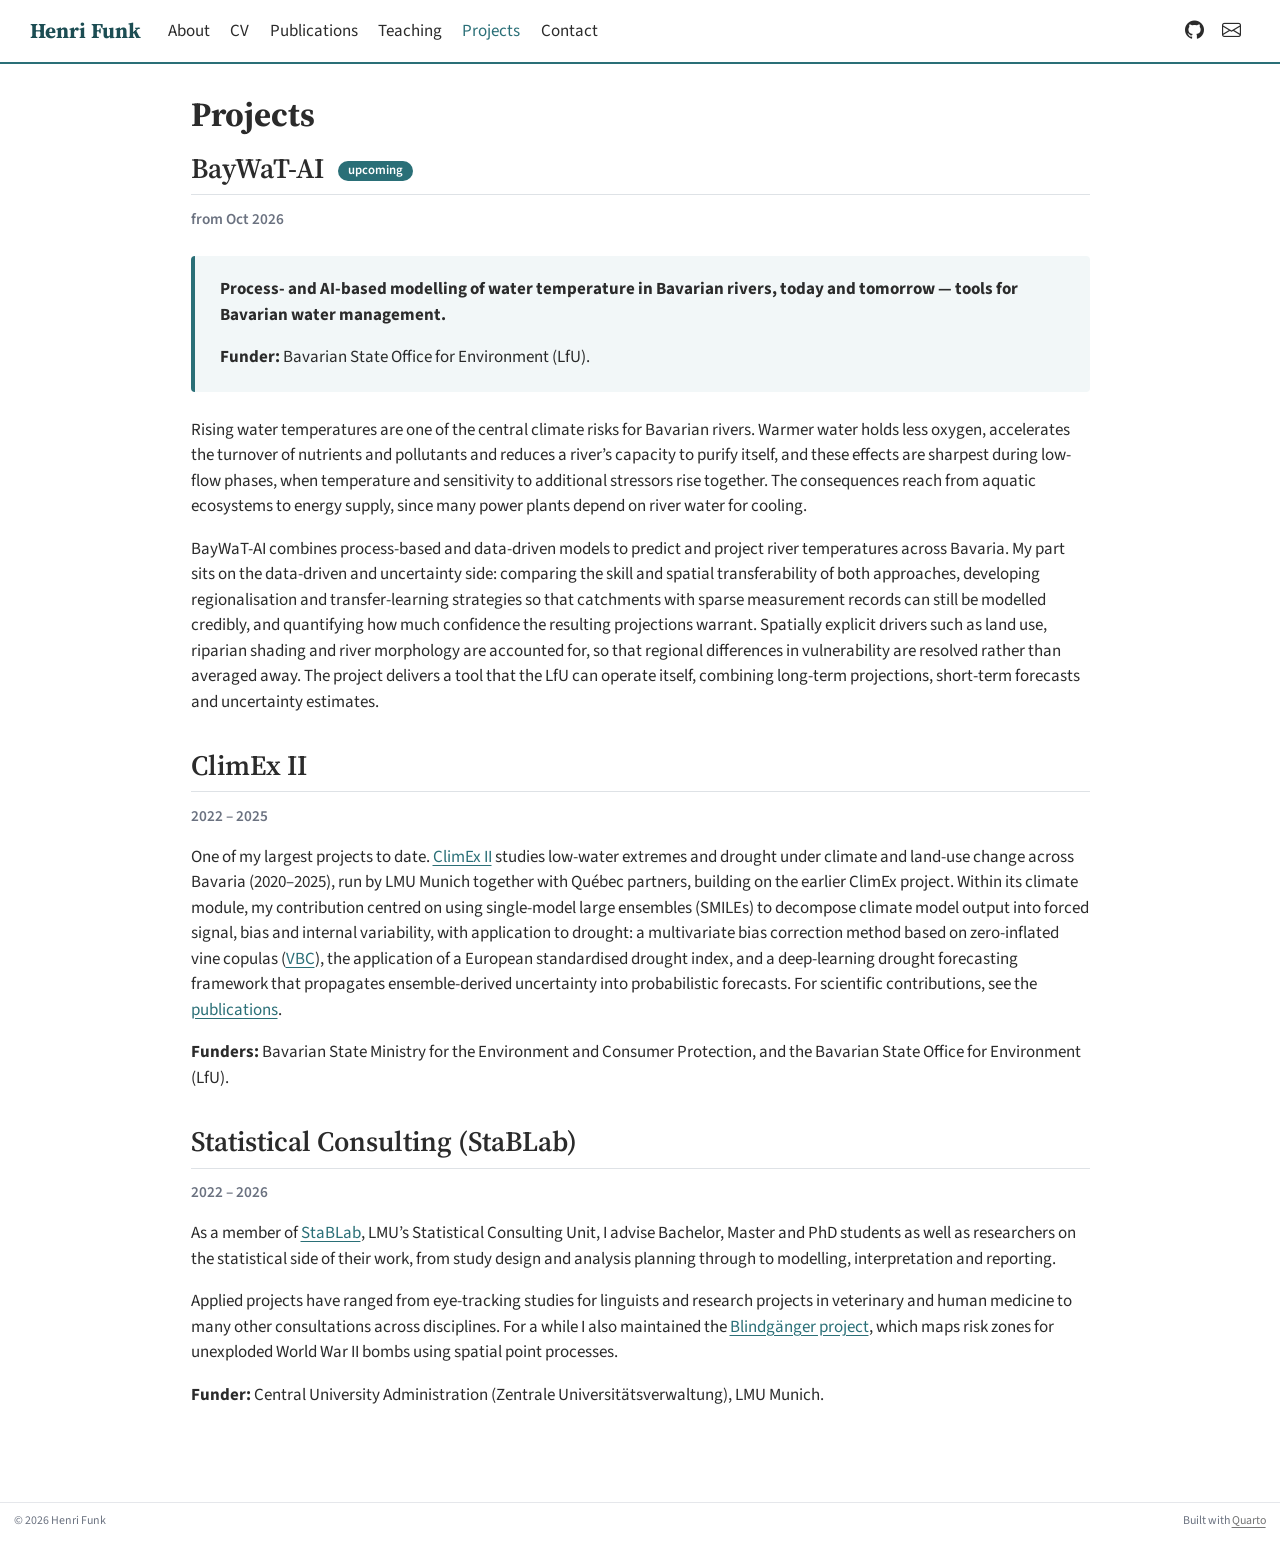
<file: docs/projects.html>
<!DOCTYPE html>
<html xmlns="http://www.w3.org/1999/xhtml" lang="en" xml:lang="en"><head>

<meta charset="utf-8">
<meta name="generator" content="quarto-1.4.549">

<meta name="viewport" content="width=device-width, initial-scale=1.0, user-scalable=yes">


<title>Henri Funk - Projects</title>
<style>
code{white-space: pre-wrap;}
span.smallcaps{font-variant: small-caps;}
div.columns{display: flex; gap: min(4vw, 1.5em);}
div.column{flex: auto; overflow-x: auto;}
div.hanging-indent{margin-left: 1.5em; text-indent: -1.5em;}
ul.task-list{list-style: none;}
ul.task-list li input[type="checkbox"] {
  width: 0.8em;
  margin: 0 0.8em 0.2em -1em; /* quarto-specific, see https://github.com/quarto-dev/quarto-cli/issues/4556 */ 
  vertical-align: middle;
}
</style>


<script src="site_libs/quarto-nav/quarto-nav.js"></script>
<script src="site_libs/quarto-nav/headroom.min.js"></script>
<link href="./images/favicon.svg" rel="icon" type="image/svg+xml">
<script src="site_libs/clipboard/clipboard.min.js"></script>
<script src="site_libs/quarto-html/quarto.js"></script>
<script src="site_libs/quarto-html/popper.min.js"></script>
<script src="site_libs/quarto-html/tippy.umd.min.js"></script>
<link href="site_libs/quarto-html/tippy.css" rel="stylesheet">
<link href="site_libs/quarto-html/quarto-syntax-highlighting.css" rel="stylesheet" id="quarto-text-highlighting-styles">
<script src="site_libs/bootstrap/bootstrap.min.js"></script>
<link href="site_libs/bootstrap/bootstrap-icons.css" rel="stylesheet">
<link href="site_libs/bootstrap/bootstrap.min.css" rel="stylesheet" id="quarto-bootstrap" data-mode="light">
<script id="quarto-search-options" type="application/json">{
  "language": {
    "search-no-results-text": "No results",
    "search-matching-documents-text": "matching documents",
    "search-copy-link-title": "Copy link to search",
    "search-hide-matches-text": "Hide additional matches",
    "search-more-match-text": "more match in this document",
    "search-more-matches-text": "more matches in this document",
    "search-clear-button-title": "Clear",
    "search-text-placeholder": "",
    "search-detached-cancel-button-title": "Cancel",
    "search-submit-button-title": "Submit",
    "search-label": "Search"
  }
}</script>


<link rel="stylesheet" href="styles.css">
<meta property="og:title" content="Henri Funk - Projects">
<meta property="og:description" content="PhD Candidate in Statistics, LMU Munich">
<meta property="og:image" content="https://henrifnk.github.io/henrifnk/images/profile.jpg">
<meta property="og:site_name" content="Henri Funk">
<meta name="twitter:title" content="Henri Funk - Projects">
<meta name="twitter:description" content="PhD Candidate in Statistics, LMU Munich">
<meta name="twitter:image" content="https://henrifnk.github.io/henrifnk/images/profile.jpg">
<meta name="twitter:card" content="summary_large_image">
</head>

<body class="nav-fixed fullcontent">

<div id="quarto-search-results"></div>
  <header id="quarto-header" class="headroom fixed-top">
    <nav class="navbar navbar-expand-lg " data-bs-theme="dark">
      <div class="navbar-container container-fluid">
      <div class="navbar-brand-container mx-auto">
    <a class="navbar-brand" href="./index.html">
    <span class="navbar-title">Henri Funk</span>
    </a>
  </div>
          <button class="navbar-toggler" type="button" data-bs-toggle="collapse" data-bs-target="#navbarCollapse" aria-controls="navbarCollapse" aria-expanded="false" aria-label="Toggle navigation" onclick="if (window.quartoToggleHeadroom) { window.quartoToggleHeadroom(); }">
  <span class="navbar-toggler-icon"></span>
</button>
          <div class="collapse navbar-collapse" id="navbarCollapse">
            <ul class="navbar-nav navbar-nav-scroll me-auto">
  <li class="nav-item">
    <a class="nav-link" href="./index.html"> 
<span class="menu-text">About</span></a>
  </li>  
  <li class="nav-item">
    <a class="nav-link" href="./cv.html"> 
<span class="menu-text">CV</span></a>
  </li>  
  <li class="nav-item">
    <a class="nav-link" href="./publications.html"> 
<span class="menu-text">Publications</span></a>
  </li>  
  <li class="nav-item">
    <a class="nav-link" href="./teaching.html"> 
<span class="menu-text">Teaching</span></a>
  </li>  
  <li class="nav-item">
    <a class="nav-link active" href="./projects.html" aria-current="page"> 
<span class="menu-text">Projects</span></a>
  </li>  
  <li class="nav-item">
    <a class="nav-link" href="./contact.html"> 
<span class="menu-text">Contact</span></a>
  </li>  
</ul>
            <ul class="navbar-nav navbar-nav-scroll ms-auto">
  <li class="nav-item compact">
    <a class="nav-link" href="https://github.com/henrifnk"> <i class="bi bi-github" role="img" aria-label="GitHub">
</i> 
<span class="menu-text"></span></a>
  </li>  
  <li class="nav-item compact">
    <a class="nav-link" href="mailto:H.Funk@lmu.de"> <i class="bi bi-envelope" role="img" aria-label="Email">
</i> 
<span class="menu-text"></span></a>
  </li>  
</ul>
          </div> <!-- /navcollapse -->
          <div class="quarto-navbar-tools">
</div>
      </div> <!-- /container-fluid -->
    </nav>
</header>
<!-- content -->
<div id="quarto-content" class="quarto-container page-columns page-rows-contents page-layout-article page-navbar">
<!-- sidebar -->
<!-- margin-sidebar -->
    
<!-- main -->
<main class="content" id="quarto-document-content">

<header id="title-block-header" class="quarto-title-block default">
<div class="quarto-title">
<h1 class="title">Projects</h1>
</div>



<div class="quarto-title-meta">

    
  
    
  </div>
  


</header>


<section id="baywat-ai-upcoming" class="level2">
<h2 data-anchor-id="baywat-ai-upcoming">BayWaT-AI <span class="badge-soon">upcoming</span></h2>
<p><span class="item-meta">from Oct 2026</span></p>
<div class="highlight-box">
<p><strong>Process- and AI-based modelling of water temperature in Bavarian rivers, today and tomorrow — tools for Bavarian water management.</strong></p>
<p><strong>Funder:</strong> Bavarian State Office for Environment (LfU).</p>
</div>
<p>Rising water temperatures are one of the central climate risks for Bavarian rivers. Warmer water holds less oxygen, accelerates the turnover of nutrients and pollutants and reduces a river’s capacity to purify itself, and these effects are sharpest during low-flow phases, when temperature and sensitivity to additional stressors rise together. The consequences reach from aquatic ecosystems to energy supply, since many power plants depend on river water for cooling.</p>
<p>BayWaT-AI combines process-based and data-driven models to predict and project river temperatures across Bavaria. My part sits on the data-driven and uncertainty side: comparing the skill and spatial transferability of both approaches, developing regionalisation and transfer-learning strategies so that catchments with sparse measurement records can still be modelled credibly, and quantifying how much confidence the resulting projections warrant. Spatially explicit drivers such as land use, riparian shading and river morphology are accounted for, so that regional differences in vulnerability are resolved rather than averaged away. The project delivers a tool that the LfU can operate itself, combining long-term projections, short-term forecasts and uncertainty estimates.</p>
</section>
<section id="climex-ii" class="level2">
<h2 data-anchor-id="climex-ii">ClimEx II</h2>
<p><span class="item-meta">2022 – 2025</span></p>
<p>One of my largest projects to date. <a href="https://www.lfu.bayern.de/wasser/klimawandel_wasserhaushalt/projekte/climex2/index.htm">ClimEx II</a> studies low-water extremes and drought under climate and land-use change across Bavaria (2020–2025), run by LMU Munich together with Québec partners, building on the earlier ClimEx project. Within its climate module, my contribution centred on using single-model large ensembles (SMILEs) to decompose climate model output into forced signal, bias and internal variability, with application to drought: a multivariate bias correction method based on zero-inflated vine copulas (<a href="https://github.com/henrifnk/VBC">VBC</a>), the application of a European standardised drought index, and a deep-learning drought forecasting framework that propagates ensemble-derived uncertainty into probabilistic forecasts. For scientific contributions, see the <a href="./publications.html">publications</a>.</p>
<p><strong>Funders:</strong> Bavarian State Ministry for the Environment and Consumer Protection, and the Bavarian State Office for Environment (LfU).</p>
</section>
<section id="statistical-consulting-stablab" class="level2">
<h2 data-anchor-id="statistical-consulting-stablab">Statistical Consulting (StaBLab)</h2>
<p><span class="item-meta">2022 – 2026</span></p>
<p>As a member of <a href="https://www.stat.lmu.de/stablab/en/consulting-research/">StaBLab</a>, LMU’s Statistical Consulting Unit, I advise Bachelor, Master and PhD students as well as researchers on the statistical side of their work, from study design and analysis planning through to modelling, interpretation and reporting.</p>
<p>Applied projects have ranged from eye-tracking studies for linguists and research projects in veterinary and human medicine to many other consultations across disciplines. For a while I also maintained the <a href="https://www.stat.lmu.de/stablab/en/consulting-research/highriskzone/">Blindgänger project</a>, which maps risk zones for unexploded World War II bombs using spatial point processes.</p>
<p><strong>Funder:</strong> Central University Administration (Zentrale Universitätsverwaltung), LMU Munich.</p>


</section>

</main> <!-- /main -->
<script id="quarto-html-after-body" type="application/javascript">
window.document.addEventListener("DOMContentLoaded", function (event) {
  const toggleBodyColorMode = (bsSheetEl) => {
    const mode = bsSheetEl.getAttribute("data-mode");
    const bodyEl = window.document.querySelector("body");
    if (mode === "dark") {
      bodyEl.classList.add("quarto-dark");
      bodyEl.classList.remove("quarto-light");
    } else {
      bodyEl.classList.add("quarto-light");
      bodyEl.classList.remove("quarto-dark");
    }
  }
  const toggleBodyColorPrimary = () => {
    const bsSheetEl = window.document.querySelector("link#quarto-bootstrap");
    if (bsSheetEl) {
      toggleBodyColorMode(bsSheetEl);
    }
  }
  toggleBodyColorPrimary();  
  const isCodeAnnotation = (el) => {
    for (const clz of el.classList) {
      if (clz.startsWith('code-annotation-')) {                     
        return true;
      }
    }
    return false;
  }
  const clipboard = new window.ClipboardJS('.code-copy-button', {
    text: function(trigger) {
      const codeEl = trigger.previousElementSibling.cloneNode(true);
      for (const childEl of codeEl.children) {
        if (isCodeAnnotation(childEl)) {
          childEl.remove();
        }
      }
      return codeEl.innerText;
    }
  });
  clipboard.on('success', function(e) {
    // button target
    const button = e.trigger;
    // don't keep focus
    button.blur();
    // flash "checked"
    button.classList.add('code-copy-button-checked');
    var currentTitle = button.getAttribute("title");
    button.setAttribute("title", "Copied!");
    let tooltip;
    if (window.bootstrap) {
      button.setAttribute("data-bs-toggle", "tooltip");
      button.setAttribute("data-bs-placement", "left");
      button.setAttribute("data-bs-title", "Copied!");
      tooltip = new bootstrap.Tooltip(button, 
        { trigger: "manual", 
          customClass: "code-copy-button-tooltip",
          offset: [0, -8]});
      tooltip.show();    
    }
    setTimeout(function() {
      if (tooltip) {
        tooltip.hide();
        button.removeAttribute("data-bs-title");
        button.removeAttribute("data-bs-toggle");
        button.removeAttribute("data-bs-placement");
      }
      button.setAttribute("title", currentTitle);
      button.classList.remove('code-copy-button-checked');
    }, 1000);
    // clear code selection
    e.clearSelection();
  });
  function tippyHover(el, contentFn, onTriggerFn, onUntriggerFn) {
    const config = {
      allowHTML: true,
      maxWidth: 500,
      delay: 100,
      arrow: false,
      appendTo: function(el) {
          return el.parentElement;
      },
      interactive: true,
      interactiveBorder: 10,
      theme: 'quarto',
      placement: 'bottom-start',
    };
    if (contentFn) {
      config.content = contentFn;
    }
    if (onTriggerFn) {
      config.onTrigger = onTriggerFn;
    }
    if (onUntriggerFn) {
      config.onUntrigger = onUntriggerFn;
    }
    window.tippy(el, config); 
  }
  const noterefs = window.document.querySelectorAll('a[role="doc-noteref"]');
  for (var i=0; i<noterefs.length; i++) {
    const ref = noterefs[i];
    tippyHover(ref, function() {
      // use id or data attribute instead here
      let href = ref.getAttribute('data-footnote-href') || ref.getAttribute('href');
      try { href = new URL(href).hash; } catch {}
      const id = href.replace(/^#\/?/, "");
      const note = window.document.getElementById(id);
      return note.innerHTML;
    });
  }
  const xrefs = window.document.querySelectorAll('a.quarto-xref');
  const processXRef = (id, note) => {
    // Strip column container classes
    const stripColumnClz = (el) => {
      el.classList.remove("page-full", "page-columns");
      if (el.children) {
        for (const child of el.children) {
          stripColumnClz(child);
        }
      }
    }
    stripColumnClz(note)
    if (id === null || id.startsWith('sec-')) {
      // Special case sections, only their first couple elements
      const container = document.createElement("div");
      if (note.children && note.children.length > 2) {
        container.appendChild(note.children[0].cloneNode(true));
        for (let i = 1; i < note.children.length; i++) {
          const child = note.children[i];
          if (child.tagName === "P" && child.innerText === "") {
            continue;
          } else {
            container.appendChild(child.cloneNode(true));
            break;
          }
        }
        if (window.Quarto?.typesetMath) {
          window.Quarto.typesetMath(container);
        }
        return container.innerHTML
      } else {
        if (window.Quarto?.typesetMath) {
          window.Quarto.typesetMath(note);
        }
        return note.innerHTML;
      }
    } else {
      // Remove any anchor links if they are present
      const anchorLink = note.querySelector('a.anchorjs-link');
      if (anchorLink) {
        anchorLink.remove();
      }
      if (window.Quarto?.typesetMath) {
        window.Quarto.typesetMath(note);
      }
      // TODO in 1.5, we should make sure this works without a callout special case
      if (note.classList.contains("callout")) {
        return note.outerHTML;
      } else {
        return note.innerHTML;
      }
    }
  }
  for (var i=0; i<xrefs.length; i++) {
    const xref = xrefs[i];
    tippyHover(xref, undefined, function(instance) {
      instance.disable();
      let url = xref.getAttribute('href');
      let hash = undefined; 
      if (url.startsWith('#')) {
        hash = url;
      } else {
        try { hash = new URL(url).hash; } catch {}
      }
      if (hash) {
        const id = hash.replace(/^#\/?/, "");
        const note = window.document.getElementById(id);
        if (note !== null) {
          try {
            const html = processXRef(id, note.cloneNode(true));
            instance.setContent(html);
          } finally {
            instance.enable();
            instance.show();
          }
        } else {
          // See if we can fetch this
          fetch(url.split('#')[0])
          .then(res => res.text())
          .then(html => {
            const parser = new DOMParser();
            const htmlDoc = parser.parseFromString(html, "text/html");
            const note = htmlDoc.getElementById(id);
            if (note !== null) {
              const html = processXRef(id, note);
              instance.setContent(html);
            } 
          }).finally(() => {
            instance.enable();
            instance.show();
          });
        }
      } else {
        // See if we can fetch a full url (with no hash to target)
        // This is a special case and we should probably do some content thinning / targeting
        fetch(url)
        .then(res => res.text())
        .then(html => {
          const parser = new DOMParser();
          const htmlDoc = parser.parseFromString(html, "text/html");
          const note = htmlDoc.querySelector('main.content');
          if (note !== null) {
            // This should only happen for chapter cross references
            // (since there is no id in the URL)
            // remove the first header
            if (note.children.length > 0 && note.children[0].tagName === "HEADER") {
              note.children[0].remove();
            }
            const html = processXRef(null, note);
            instance.setContent(html);
          } 
        }).finally(() => {
          instance.enable();
          instance.show();
        });
      }
    }, function(instance) {
    });
  }
      let selectedAnnoteEl;
      const selectorForAnnotation = ( cell, annotation) => {
        let cellAttr = 'data-code-cell="' + cell + '"';
        let lineAttr = 'data-code-annotation="' +  annotation + '"';
        const selector = 'span[' + cellAttr + '][' + lineAttr + ']';
        return selector;
      }
      const selectCodeLines = (annoteEl) => {
        const doc = window.document;
        const targetCell = annoteEl.getAttribute("data-target-cell");
        const targetAnnotation = annoteEl.getAttribute("data-target-annotation");
        const annoteSpan = window.document.querySelector(selectorForAnnotation(targetCell, targetAnnotation));
        const lines = annoteSpan.getAttribute("data-code-lines").split(",");
        const lineIds = lines.map((line) => {
          return targetCell + "-" + line;
        })
        let top = null;
        let height = null;
        let parent = null;
        if (lineIds.length > 0) {
            //compute the position of the single el (top and bottom and make a div)
            const el = window.document.getElementById(lineIds[0]);
            top = el.offsetTop;
            height = el.offsetHeight;
            parent = el.parentElement.parentElement;
          if (lineIds.length > 1) {
            const lastEl = window.document.getElementById(lineIds[lineIds.length - 1]);
            const bottom = lastEl.offsetTop + lastEl.offsetHeight;
            height = bottom - top;
          }
          if (top !== null && height !== null && parent !== null) {
            // cook up a div (if necessary) and position it 
            let div = window.document.getElementById("code-annotation-line-highlight");
            if (div === null) {
              div = window.document.createElement("div");
              div.setAttribute("id", "code-annotation-line-highlight");
              div.style.position = 'absolute';
              parent.appendChild(div);
            }
            div.style.top = top - 2 + "px";
            div.style.height = height + 4 + "px";
            div.style.left = 0;
            let gutterDiv = window.document.getElementById("code-annotation-line-highlight-gutter");
            if (gutterDiv === null) {
              gutterDiv = window.document.createElement("div");
              gutterDiv.setAttribute("id", "code-annotation-line-highlight-gutter");
              gutterDiv.style.position = 'absolute';
              const codeCell = window.document.getElementById(targetCell);
              const gutter = codeCell.querySelector('.code-annotation-gutter');
              gutter.appendChild(gutterDiv);
            }
            gutterDiv.style.top = top - 2 + "px";
            gutterDiv.style.height = height + 4 + "px";
          }
          selectedAnnoteEl = annoteEl;
        }
      };
      const unselectCodeLines = () => {
        const elementsIds = ["code-annotation-line-highlight", "code-annotation-line-highlight-gutter"];
        elementsIds.forEach((elId) => {
          const div = window.document.getElementById(elId);
          if (div) {
            div.remove();
          }
        });
        selectedAnnoteEl = undefined;
      };
        // Handle positioning of the toggle
    window.addEventListener(
      "resize",
      throttle(() => {
        elRect = undefined;
        if (selectedAnnoteEl) {
          selectCodeLines(selectedAnnoteEl);
        }
      }, 10)
    );
    function throttle(fn, ms) {
    let throttle = false;
    let timer;
      return (...args) => {
        if(!throttle) { // first call gets through
            fn.apply(this, args);
            throttle = true;
        } else { // all the others get throttled
            if(timer) clearTimeout(timer); // cancel #2
            timer = setTimeout(() => {
              fn.apply(this, args);
              timer = throttle = false;
            }, ms);
        }
      };
    }
      // Attach click handler to the DT
      const annoteDls = window.document.querySelectorAll('dt[data-target-cell]');
      for (const annoteDlNode of annoteDls) {
        annoteDlNode.addEventListener('click', (event) => {
          const clickedEl = event.target;
          if (clickedEl !== selectedAnnoteEl) {
            unselectCodeLines();
            const activeEl = window.document.querySelector('dt[data-target-cell].code-annotation-active');
            if (activeEl) {
              activeEl.classList.remove('code-annotation-active');
            }
            selectCodeLines(clickedEl);
            clickedEl.classList.add('code-annotation-active');
          } else {
            // Unselect the line
            unselectCodeLines();
            clickedEl.classList.remove('code-annotation-active');
          }
        });
      }
  const findCites = (el) => {
    const parentEl = el.parentElement;
    if (parentEl) {
      const cites = parentEl.dataset.cites;
      if (cites) {
        return {
          el,
          cites: cites.split(' ')
        };
      } else {
        return findCites(el.parentElement)
      }
    } else {
      return undefined;
    }
  };
  var bibliorefs = window.document.querySelectorAll('a[role="doc-biblioref"]');
  for (var i=0; i<bibliorefs.length; i++) {
    const ref = bibliorefs[i];
    const citeInfo = findCites(ref);
    if (citeInfo) {
      tippyHover(citeInfo.el, function() {
        var popup = window.document.createElement('div');
        citeInfo.cites.forEach(function(cite) {
          var citeDiv = window.document.createElement('div');
          citeDiv.classList.add('hanging-indent');
          citeDiv.classList.add('csl-entry');
          var biblioDiv = window.document.getElementById('ref-' + cite);
          if (biblioDiv) {
            citeDiv.innerHTML = biblioDiv.innerHTML;
          }
          popup.appendChild(citeDiv);
        });
        return popup.innerHTML;
      });
    }
  }
});
</script>
</div> <!-- /content -->
<footer class="footer">
  <div class="nav-footer">
    <div class="nav-footer-left">
<p>© 2026 Henri Funk</p>
</div>   
    <div class="nav-footer-center">
      &nbsp;
    </div>
    <div class="nav-footer-right">
<p>Built with <a href="https://quarto.org">Quarto</a></p>
</div>
  </div>
</footer>




</body></html>
</file>
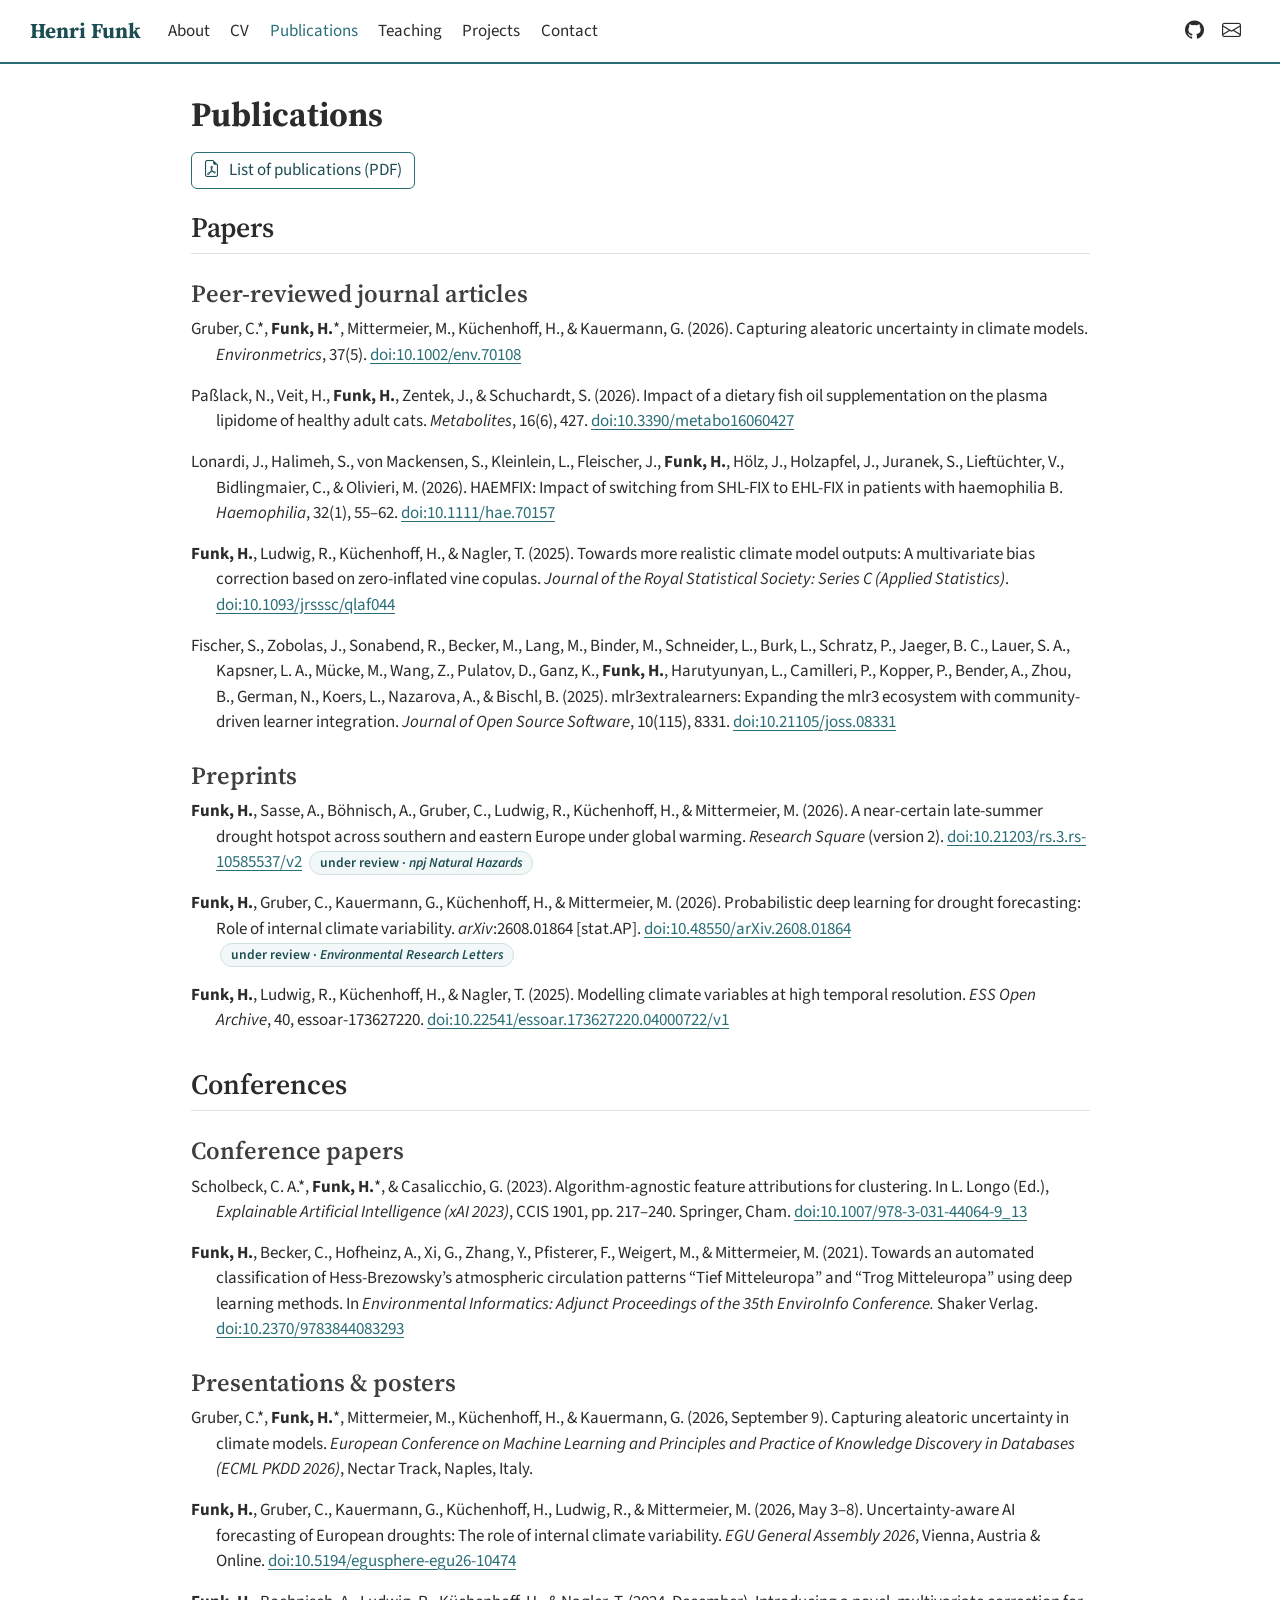
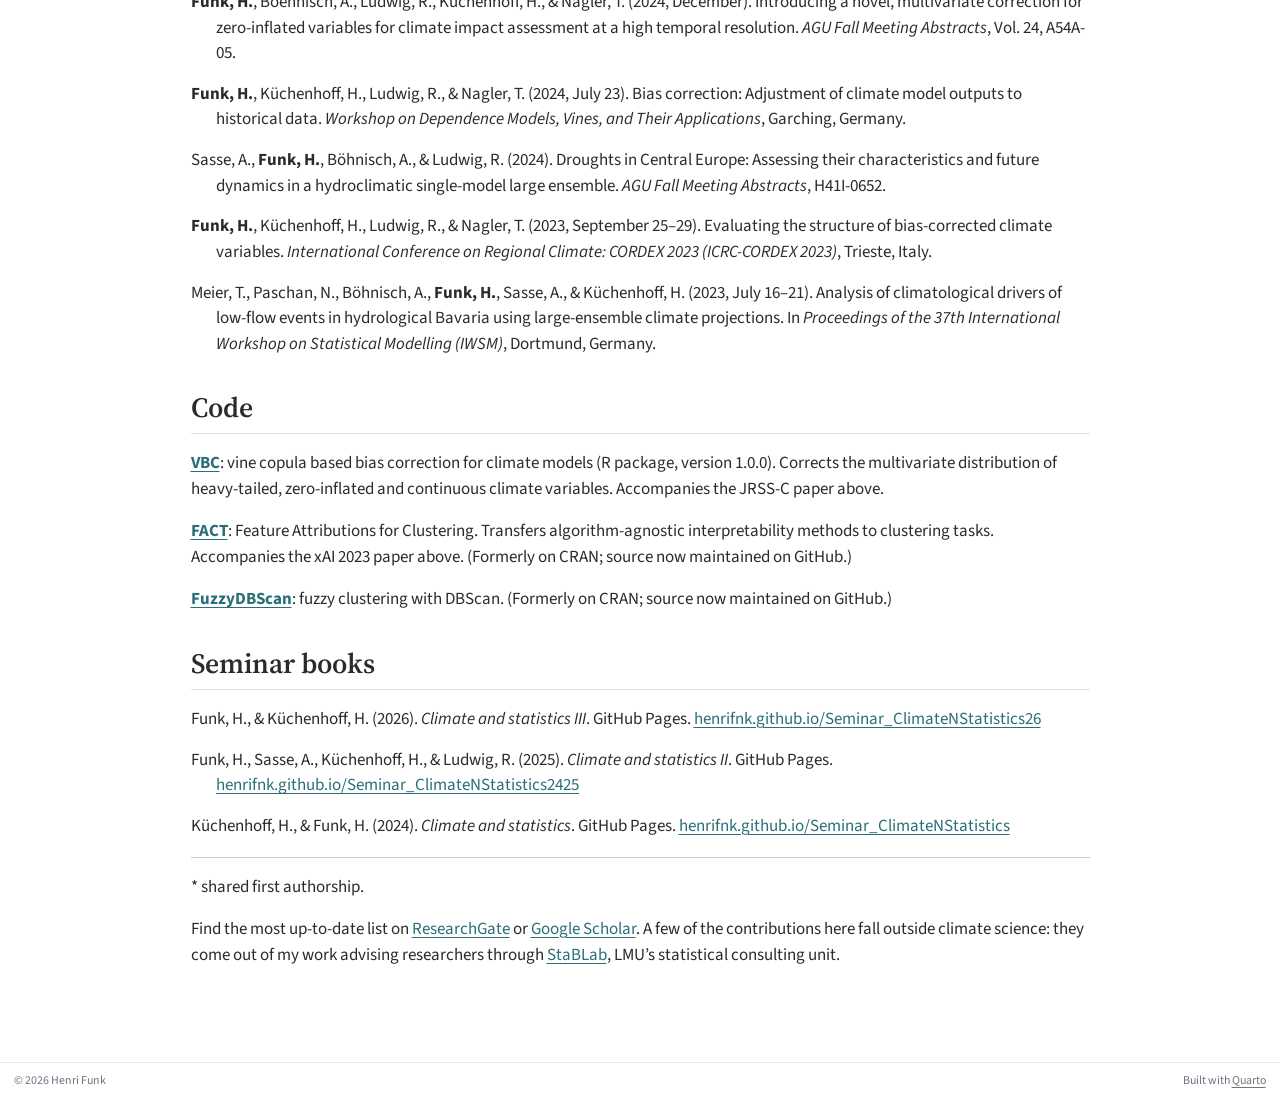
<file: docs/publications.html>
<!DOCTYPE html>
<html xmlns="http://www.w3.org/1999/xhtml" lang="en" xml:lang="en"><head>

<meta charset="utf-8">
<meta name="generator" content="quarto-1.4.549">

<meta name="viewport" content="width=device-width, initial-scale=1.0, user-scalable=yes">


<title>Henri Funk - Publications</title>
<style>
code{white-space: pre-wrap;}
span.smallcaps{font-variant: small-caps;}
div.columns{display: flex; gap: min(4vw, 1.5em);}
div.column{flex: auto; overflow-x: auto;}
div.hanging-indent{margin-left: 1.5em; text-indent: -1.5em;}
ul.task-list{list-style: none;}
ul.task-list li input[type="checkbox"] {
  width: 0.8em;
  margin: 0 0.8em 0.2em -1em; /* quarto-specific, see https://github.com/quarto-dev/quarto-cli/issues/4556 */ 
  vertical-align: middle;
}
</style>


<script src="site_libs/quarto-nav/quarto-nav.js"></script>
<script src="site_libs/quarto-nav/headroom.min.js"></script>
<link href="./images/favicon.svg" rel="icon" type="image/svg+xml">
<script src="site_libs/clipboard/clipboard.min.js"></script>
<script src="site_libs/quarto-html/quarto.js"></script>
<script src="site_libs/quarto-html/popper.min.js"></script>
<script src="site_libs/quarto-html/tippy.umd.min.js"></script>
<link href="site_libs/quarto-html/tippy.css" rel="stylesheet">
<link href="site_libs/quarto-html/quarto-syntax-highlighting.css" rel="stylesheet" id="quarto-text-highlighting-styles">
<script src="site_libs/bootstrap/bootstrap.min.js"></script>
<link href="site_libs/bootstrap/bootstrap-icons.css" rel="stylesheet">
<link href="site_libs/bootstrap/bootstrap.min.css" rel="stylesheet" id="quarto-bootstrap" data-mode="light">
<script id="quarto-search-options" type="application/json">{
  "language": {
    "search-no-results-text": "No results",
    "search-matching-documents-text": "matching documents",
    "search-copy-link-title": "Copy link to search",
    "search-hide-matches-text": "Hide additional matches",
    "search-more-match-text": "more match in this document",
    "search-more-matches-text": "more matches in this document",
    "search-clear-button-title": "Clear",
    "search-text-placeholder": "",
    "search-detached-cancel-button-title": "Cancel",
    "search-submit-button-title": "Submit",
    "search-label": "Search"
  }
}</script>


<link rel="stylesheet" href="styles.css">
<meta property="og:title" content="Henri Funk - Publications">
<meta property="og:description" content="PhD Candidate in Statistics, LMU Munich">
<meta property="og:image" content="https://henrifnk.github.io/henrifnk/images/profile.jpg">
<meta property="og:site_name" content="Henri Funk">
<meta name="twitter:title" content="Henri Funk - Publications">
<meta name="twitter:description" content="PhD Candidate in Statistics, LMU Munich">
<meta name="twitter:image" content="https://henrifnk.github.io/henrifnk/images/profile.jpg">
<meta name="twitter:card" content="summary_large_image">
</head>

<body class="nav-fixed fullcontent">

<div id="quarto-search-results"></div>
  <header id="quarto-header" class="headroom fixed-top">
    <nav class="navbar navbar-expand-lg " data-bs-theme="dark">
      <div class="navbar-container container-fluid">
      <div class="navbar-brand-container mx-auto">
    <a class="navbar-brand" href="./index.html">
    <span class="navbar-title">Henri Funk</span>
    </a>
  </div>
          <button class="navbar-toggler" type="button" data-bs-toggle="collapse" data-bs-target="#navbarCollapse" aria-controls="navbarCollapse" aria-expanded="false" aria-label="Toggle navigation" onclick="if (window.quartoToggleHeadroom) { window.quartoToggleHeadroom(); }">
  <span class="navbar-toggler-icon"></span>
</button>
          <div class="collapse navbar-collapse" id="navbarCollapse">
            <ul class="navbar-nav navbar-nav-scroll me-auto">
  <li class="nav-item">
    <a class="nav-link" href="./index.html"> 
<span class="menu-text">About</span></a>
  </li>  
  <li class="nav-item">
    <a class="nav-link" href="./cv.html"> 
<span class="menu-text">CV</span></a>
  </li>  
  <li class="nav-item">
    <a class="nav-link active" href="./publications.html" aria-current="page"> 
<span class="menu-text">Publications</span></a>
  </li>  
  <li class="nav-item">
    <a class="nav-link" href="./teaching.html"> 
<span class="menu-text">Teaching</span></a>
  </li>  
  <li class="nav-item">
    <a class="nav-link" href="./projects.html"> 
<span class="menu-text">Projects</span></a>
  </li>  
  <li class="nav-item">
    <a class="nav-link" href="./contact.html"> 
<span class="menu-text">Contact</span></a>
  </li>  
</ul>
            <ul class="navbar-nav navbar-nav-scroll ms-auto">
  <li class="nav-item compact">
    <a class="nav-link" href="https://github.com/henrifnk"> <i class="bi bi-github" role="img" aria-label="GitHub">
</i> 
<span class="menu-text"></span></a>
  </li>  
  <li class="nav-item compact">
    <a class="nav-link" href="mailto:H.Funk@lmu.de"> <i class="bi bi-envelope" role="img" aria-label="Email">
</i> 
<span class="menu-text"></span></a>
  </li>  
</ul>
          </div> <!-- /navcollapse -->
          <div class="quarto-navbar-tools">
</div>
      </div> <!-- /container-fluid -->
    </nav>
</header>
<!-- content -->
<div id="quarto-content" class="quarto-container page-columns page-rows-contents page-layout-article page-navbar">
<!-- sidebar -->
<!-- margin-sidebar -->
    
<!-- main -->
<main class="content" id="quarto-document-content">

<header id="title-block-header" class="quarto-title-block default">
<div class="quarto-title">
<h1 class="title">Publications</h1>
</div>



<div class="quarto-title-meta">

    
  
    
  </div>
  


</header>


<div class="social-links">
<p><a href="files/Publications_HenriFunk.pdf" target="_blank"><i class="bi bi-file-earmark-pdf"></i> List of publications (PDF)</a></p>
</div>
<section id="papers" class="level2">
<h2 data-anchor-id="papers">Papers</h2>
<section id="peer-reviewed-journal-articles" class="level3">
<h3 data-anchor-id="peer-reviewed-journal-articles">Peer-reviewed journal articles</h3>
<div class="pub-list">
<p>Gruber, C.*, <strong>Funk, H.</strong>*, Mittermeier, M., Küchenhoff, H., &amp; Kauermann, G. (2026). Capturing aleatoric uncertainty in climate models. <em>Environmetrics</em>, 37(5). <a href="https://doi.org/10.1002/env.70108">doi:10.1002/env.70108</a></p>
<p>Paßlack, N., Veit, H., <strong>Funk, H.</strong>, Zentek, J., &amp; Schuchardt, S. (2026). Impact of a dietary fish oil supplementation on the plasma lipidome of healthy adult cats. <em>Metabolites</em>, 16(6), 427. <a href="https://doi.org/10.3390/metabo16060427">doi:10.3390/metabo16060427</a></p>
<p>Lonardi, J., Halimeh, S., von Mackensen, S., Kleinlein, L., Fleischer, J., <strong>Funk, H.</strong>, Hölz, J., Holzapfel, J., Juranek, S., Lieftüchter, V., Bidlingmaier, C., &amp; Olivieri, M. (2026). HAEMFIX: Impact of switching from SHL-FIX to EHL-FIX in patients with haemophilia B. <em>Haemophilia</em>, 32(1), 55–62. <a href="https://doi.org/10.1111/hae.70157">doi:10.1111/hae.70157</a></p>
<p><strong>Funk, H.</strong>, Ludwig, R., Küchenhoff, H., &amp; Nagler, T. (2025). Towards more realistic climate model outputs: A multivariate bias correction based on zero-inflated vine copulas. <em>Journal of the Royal Statistical Society: Series C (Applied Statistics)</em>. <a href="https://doi.org/10.1093/jrsssc/qlaf044">doi:10.1093/jrsssc/qlaf044</a></p>
<p>Fischer, S., Zobolas, J., Sonabend, R., Becker, M., Lang, M., Binder, M., Schneider, L., Burk, L., Schratz, P., Jaeger, B. C., Lauer, S. A., Kapsner, L. A., Mücke, M., Wang, Z., Pulatov, D., Ganz, K., <strong>Funk, H.</strong>, Harutyunyan, L., Camilleri, P., Kopper, P., Bender, A., Zhou, B., German, N., Koers, L., Nazarova, A., &amp; Bischl, B. (2025). mlr3extralearners: Expanding the mlr3 ecosystem with community-driven learner integration. <em>Journal of Open Source Software</em>, 10(115), 8331. <a href="https://doi.org/10.21105/joss.08331">doi:10.21105/joss.08331</a></p>
</div>
</section>
<section id="preprints" class="level3">
<h3 data-anchor-id="preprints">Preprints</h3>
<div class="pub-list">
<p><strong>Funk, H.</strong>, Sasse, A., Böhnisch, A., Gruber, C., Ludwig, R., Küchenhoff, H., &amp; Mittermeier, M. (2026). A near-certain late-summer drought hotspot across southern and eastern Europe under global warming. <em>Research Square</em> (version 2). <a href="https://doi.org/10.21203/rs.3.rs-10585537/v2">doi:10.21203/rs.3.rs-10585537/v2</a> <span class="pub-status">under review · <em>npj Natural Hazards</em></span></p>
<p><strong>Funk, H.</strong>, Gruber, C., Kauermann, G., Küchenhoff, H., &amp; Mittermeier, M. (2026). Probabilistic deep learning for drought forecasting: Role of internal climate variability. <em>arXiv</em>:2608.01864 [stat.AP]. <a href="https://doi.org/10.48550/arXiv.2608.01864">doi:10.48550/arXiv.2608.01864</a> <span class="pub-status">under review · <em>Environmental Research Letters</em></span></p>
<p><strong>Funk, H.</strong>, Ludwig, R., Küchenhoff, H., &amp; Nagler, T. (2025). Modelling climate variables at high temporal resolution. <em>ESS Open Archive</em>, 40, essoar-173627220. <a href="https://doi.org/10.22541/essoar.173627220.04000722/v1">doi:10.22541/essoar.173627220.04000722/v1</a></p>
</div>
</section>
</section>
<section id="conferences" class="level2">
<h2 data-anchor-id="conferences">Conferences</h2>
<section id="conference-papers" class="level3">
<h3 data-anchor-id="conference-papers">Conference papers</h3>
<div class="pub-list">
<p>Scholbeck, C. A.*, <strong>Funk, H.</strong>*, &amp; Casalicchio, G. (2023). Algorithm-agnostic feature attributions for clustering. In L. Longo (Ed.), <em>Explainable Artificial Intelligence (xAI 2023)</em>, CCIS 1901, pp.&nbsp;217–240. Springer, Cham. <a href="https://doi.org/10.1007/978-3-031-44064-9_13">doi:10.1007/978-3-031-44064-9_13</a></p>
<p><strong>Funk, H.</strong>, Becker, C., Hofheinz, A., Xi, G., Zhang, Y., Pfisterer, F., Weigert, M., &amp; Mittermeier, M. (2021). Towards an automated classification of Hess-Brezowsky’s atmospheric circulation patterns “Tief Mitteleuropa” and “Trog Mitteleuropa” using deep learning methods. In <em>Environmental Informatics: Adjunct Proceedings of the 35th EnviroInfo Conference.</em> Shaker Verlag. <a href="https://doi.org/10.2370/9783844083293">doi:10.2370/9783844083293</a></p>
</div>
</section>
<section id="presentations-posters" class="level3">
<h3 data-anchor-id="presentations-posters">Presentations &amp; posters</h3>
<div class="pub-list">
<p>Gruber, C.*, <strong>Funk, H.</strong>*, Mittermeier, M., Küchenhoff, H., &amp; Kauermann, G. (2026, September 9). Capturing aleatoric uncertainty in climate models. <em>European Conference on Machine Learning and Principles and Practice of Knowledge Discovery in Databases (ECML PKDD 2026)</em>, Nectar Track, Naples, Italy.</p>
<p><strong>Funk, H.</strong>, Gruber, C., Kauermann, G., Küchenhoff, H., Ludwig, R., &amp; Mittermeier, M. (2026, May 3–8). Uncertainty-aware AI forecasting of European droughts: The role of internal climate variability. <em>EGU General Assembly 2026</em>, Vienna, Austria &amp; Online. <a href="https://doi.org/10.5194/egusphere-egu26-10474">doi:10.5194/egusphere-egu26-10474</a></p>
<p><strong>Funk, H.</strong>, Boehnisch, A., Ludwig, R., Küchenhoff, H., &amp; Nagler, T. (2024, December). Introducing a novel, multivariate correction for zero-inflated variables for climate impact assessment at a high temporal resolution. <em>AGU Fall Meeting Abstracts</em>, Vol. 24, A54A-05.</p>
<p><strong>Funk, H.</strong>, Küchenhoff, H., Ludwig, R., &amp; Nagler, T. (2024, July 23). Bias correction: Adjustment of climate model outputs to historical data. <em>Workshop on Dependence Models, Vines, and Their Applications</em>, Garching, Germany.</p>
<p>Sasse, A., <strong>Funk, H.</strong>, Böhnisch, A., &amp; Ludwig, R. (2024). Droughts in Central Europe: Assessing their characteristics and future dynamics in a hydroclimatic single-model large ensemble. <em>AGU Fall Meeting Abstracts</em>, H41I-0652.</p>
<p><strong>Funk, H.</strong>, Küchenhoff, H., Ludwig, R., &amp; Nagler, T. (2023, September 25–29). Evaluating the structure of bias-corrected climate variables. <em>International Conference on Regional Climate: CORDEX 2023 (ICRC-CORDEX 2023)</em>, Trieste, Italy.</p>
<p>Meier, T., Paschan, N., Böhnisch, A., <strong>Funk, H.</strong>, Sasse, A., &amp; Küchenhoff, H. (2023, July 16–21). Analysis of climatological drivers of low-flow events in hydrological Bavaria using large-ensemble climate projections. In <em>Proceedings of the 37th International Workshop on Statistical Modelling (IWSM)</em>, Dortmund, Germany.</p>
</div>
</section>
</section>
<section id="code" class="level2">
<h2 data-anchor-id="code">Code</h2>
<p><a href="https://henrifnk.github.io/VBC/"><strong>VBC</strong></a>: vine copula based bias correction for climate models (R package, version 1.0.0). Corrects the multivariate distribution of heavy-tailed, zero-inflated and continuous climate variables. Accompanies the JRSS-C paper above.</p>
<p><a href="https://github.com/henrifnk/FACT"><strong>FACT</strong></a>: Feature Attributions for Clustering. Transfers algorithm-agnostic interpretability methods to clustering tasks. Accompanies the xAI 2023 paper above. (Formerly on CRAN; source now maintained on GitHub.)</p>
<p><a href="https://github.com/henrifnk/FuzzyDBScan"><strong>FuzzyDBScan</strong></a>: fuzzy clustering with DBScan. (Formerly on CRAN; source now maintained on GitHub.)</p>
</section>
<section id="seminar-books" class="level2">
<h2 data-anchor-id="seminar-books">Seminar books</h2>
<div class="pub-list">
<p>Funk, H., &amp; Küchenhoff, H. (2026). <em>Climate and statistics III</em>. GitHub Pages. <a href="https://henrifnk.github.io/Seminar_ClimateNStatistics26/">henrifnk.github.io/Seminar_ClimateNStatistics26</a></p>
<p>Funk, H., Sasse, A., Küchenhoff, H., &amp; Ludwig, R. (2025). <em>Climate and statistics II</em>. GitHub Pages. <a href="https://henrifnk.github.io/Seminar_ClimateNStatistics2425/">henrifnk.github.io/Seminar_ClimateNStatistics2425</a></p>
<p>Küchenhoff, H., &amp; Funk, H. (2024). <em>Climate and statistics</em>. GitHub Pages. <a href="https://henrifnk.github.io/Seminar_ClimateNStatistics/">henrifnk.github.io/Seminar_ClimateNStatistics</a></p>
</div>
<hr>
<p>* shared first authorship.</p>
<p>Find the most up-to-date list on <a href="https://www.researchgate.net/profile/Henri-Funk">ResearchGate</a> or <a href="https://scholar.google.com/citations?user=-1kc-pMAAAAJ&amp;hl=de">Google Scholar</a>. A few of the contributions here fall outside climate science: they come out of my work advising researchers through <a href="https://www.stat.lmu.de/stablab/en/">StaBLab</a>, LMU’s statistical consulting unit.</p>


</section>

</main> <!-- /main -->
<script id="quarto-html-after-body" type="application/javascript">
window.document.addEventListener("DOMContentLoaded", function (event) {
  const toggleBodyColorMode = (bsSheetEl) => {
    const mode = bsSheetEl.getAttribute("data-mode");
    const bodyEl = window.document.querySelector("body");
    if (mode === "dark") {
      bodyEl.classList.add("quarto-dark");
      bodyEl.classList.remove("quarto-light");
    } else {
      bodyEl.classList.add("quarto-light");
      bodyEl.classList.remove("quarto-dark");
    }
  }
  const toggleBodyColorPrimary = () => {
    const bsSheetEl = window.document.querySelector("link#quarto-bootstrap");
    if (bsSheetEl) {
      toggleBodyColorMode(bsSheetEl);
    }
  }
  toggleBodyColorPrimary();  
  const isCodeAnnotation = (el) => {
    for (const clz of el.classList) {
      if (clz.startsWith('code-annotation-')) {                     
        return true;
      }
    }
    return false;
  }
  const clipboard = new window.ClipboardJS('.code-copy-button', {
    text: function(trigger) {
      const codeEl = trigger.previousElementSibling.cloneNode(true);
      for (const childEl of codeEl.children) {
        if (isCodeAnnotation(childEl)) {
          childEl.remove();
        }
      }
      return codeEl.innerText;
    }
  });
  clipboard.on('success', function(e) {
    // button target
    const button = e.trigger;
    // don't keep focus
    button.blur();
    // flash "checked"
    button.classList.add('code-copy-button-checked');
    var currentTitle = button.getAttribute("title");
    button.setAttribute("title", "Copied!");
    let tooltip;
    if (window.bootstrap) {
      button.setAttribute("data-bs-toggle", "tooltip");
      button.setAttribute("data-bs-placement", "left");
      button.setAttribute("data-bs-title", "Copied!");
      tooltip = new bootstrap.Tooltip(button, 
        { trigger: "manual", 
          customClass: "code-copy-button-tooltip",
          offset: [0, -8]});
      tooltip.show();    
    }
    setTimeout(function() {
      if (tooltip) {
        tooltip.hide();
        button.removeAttribute("data-bs-title");
        button.removeAttribute("data-bs-toggle");
        button.removeAttribute("data-bs-placement");
      }
      button.setAttribute("title", currentTitle);
      button.classList.remove('code-copy-button-checked');
    }, 1000);
    // clear code selection
    e.clearSelection();
  });
  function tippyHover(el, contentFn, onTriggerFn, onUntriggerFn) {
    const config = {
      allowHTML: true,
      maxWidth: 500,
      delay: 100,
      arrow: false,
      appendTo: function(el) {
          return el.parentElement;
      },
      interactive: true,
      interactiveBorder: 10,
      theme: 'quarto',
      placement: 'bottom-start',
    };
    if (contentFn) {
      config.content = contentFn;
    }
    if (onTriggerFn) {
      config.onTrigger = onTriggerFn;
    }
    if (onUntriggerFn) {
      config.onUntrigger = onUntriggerFn;
    }
    window.tippy(el, config); 
  }
  const noterefs = window.document.querySelectorAll('a[role="doc-noteref"]');
  for (var i=0; i<noterefs.length; i++) {
    const ref = noterefs[i];
    tippyHover(ref, function() {
      // use id or data attribute instead here
      let href = ref.getAttribute('data-footnote-href') || ref.getAttribute('href');
      try { href = new URL(href).hash; } catch {}
      const id = href.replace(/^#\/?/, "");
      const note = window.document.getElementById(id);
      return note.innerHTML;
    });
  }
  const xrefs = window.document.querySelectorAll('a.quarto-xref');
  const processXRef = (id, note) => {
    // Strip column container classes
    const stripColumnClz = (el) => {
      el.classList.remove("page-full", "page-columns");
      if (el.children) {
        for (const child of el.children) {
          stripColumnClz(child);
        }
      }
    }
    stripColumnClz(note)
    if (id === null || id.startsWith('sec-')) {
      // Special case sections, only their first couple elements
      const container = document.createElement("div");
      if (note.children && note.children.length > 2) {
        container.appendChild(note.children[0].cloneNode(true));
        for (let i = 1; i < note.children.length; i++) {
          const child = note.children[i];
          if (child.tagName === "P" && child.innerText === "") {
            continue;
          } else {
            container.appendChild(child.cloneNode(true));
            break;
          }
        }
        if (window.Quarto?.typesetMath) {
          window.Quarto.typesetMath(container);
        }
        return container.innerHTML
      } else {
        if (window.Quarto?.typesetMath) {
          window.Quarto.typesetMath(note);
        }
        return note.innerHTML;
      }
    } else {
      // Remove any anchor links if they are present
      const anchorLink = note.querySelector('a.anchorjs-link');
      if (anchorLink) {
        anchorLink.remove();
      }
      if (window.Quarto?.typesetMath) {
        window.Quarto.typesetMath(note);
      }
      // TODO in 1.5, we should make sure this works without a callout special case
      if (note.classList.contains("callout")) {
        return note.outerHTML;
      } else {
        return note.innerHTML;
      }
    }
  }
  for (var i=0; i<xrefs.length; i++) {
    const xref = xrefs[i];
    tippyHover(xref, undefined, function(instance) {
      instance.disable();
      let url = xref.getAttribute('href');
      let hash = undefined; 
      if (url.startsWith('#')) {
        hash = url;
      } else {
        try { hash = new URL(url).hash; } catch {}
      }
      if (hash) {
        const id = hash.replace(/^#\/?/, "");
        const note = window.document.getElementById(id);
        if (note !== null) {
          try {
            const html = processXRef(id, note.cloneNode(true));
            instance.setContent(html);
          } finally {
            instance.enable();
            instance.show();
          }
        } else {
          // See if we can fetch this
          fetch(url.split('#')[0])
          .then(res => res.text())
          .then(html => {
            const parser = new DOMParser();
            const htmlDoc = parser.parseFromString(html, "text/html");
            const note = htmlDoc.getElementById(id);
            if (note !== null) {
              const html = processXRef(id, note);
              instance.setContent(html);
            } 
          }).finally(() => {
            instance.enable();
            instance.show();
          });
        }
      } else {
        // See if we can fetch a full url (with no hash to target)
        // This is a special case and we should probably do some content thinning / targeting
        fetch(url)
        .then(res => res.text())
        .then(html => {
          const parser = new DOMParser();
          const htmlDoc = parser.parseFromString(html, "text/html");
          const note = htmlDoc.querySelector('main.content');
          if (note !== null) {
            // This should only happen for chapter cross references
            // (since there is no id in the URL)
            // remove the first header
            if (note.children.length > 0 && note.children[0].tagName === "HEADER") {
              note.children[0].remove();
            }
            const html = processXRef(null, note);
            instance.setContent(html);
          } 
        }).finally(() => {
          instance.enable();
          instance.show();
        });
      }
    }, function(instance) {
    });
  }
      let selectedAnnoteEl;
      const selectorForAnnotation = ( cell, annotation) => {
        let cellAttr = 'data-code-cell="' + cell + '"';
        let lineAttr = 'data-code-annotation="' +  annotation + '"';
        const selector = 'span[' + cellAttr + '][' + lineAttr + ']';
        return selector;
      }
      const selectCodeLines = (annoteEl) => {
        const doc = window.document;
        const targetCell = annoteEl.getAttribute("data-target-cell");
        const targetAnnotation = annoteEl.getAttribute("data-target-annotation");
        const annoteSpan = window.document.querySelector(selectorForAnnotation(targetCell, targetAnnotation));
        const lines = annoteSpan.getAttribute("data-code-lines").split(",");
        const lineIds = lines.map((line) => {
          return targetCell + "-" + line;
        })
        let top = null;
        let height = null;
        let parent = null;
        if (lineIds.length > 0) {
            //compute the position of the single el (top and bottom and make a div)
            const el = window.document.getElementById(lineIds[0]);
            top = el.offsetTop;
            height = el.offsetHeight;
            parent = el.parentElement.parentElement;
          if (lineIds.length > 1) {
            const lastEl = window.document.getElementById(lineIds[lineIds.length - 1]);
            const bottom = lastEl.offsetTop + lastEl.offsetHeight;
            height = bottom - top;
          }
          if (top !== null && height !== null && parent !== null) {
            // cook up a div (if necessary) and position it 
            let div = window.document.getElementById("code-annotation-line-highlight");
            if (div === null) {
              div = window.document.createElement("div");
              div.setAttribute("id", "code-annotation-line-highlight");
              div.style.position = 'absolute';
              parent.appendChild(div);
            }
            div.style.top = top - 2 + "px";
            div.style.height = height + 4 + "px";
            div.style.left = 0;
            let gutterDiv = window.document.getElementById("code-annotation-line-highlight-gutter");
            if (gutterDiv === null) {
              gutterDiv = window.document.createElement("div");
              gutterDiv.setAttribute("id", "code-annotation-line-highlight-gutter");
              gutterDiv.style.position = 'absolute';
              const codeCell = window.document.getElementById(targetCell);
              const gutter = codeCell.querySelector('.code-annotation-gutter');
              gutter.appendChild(gutterDiv);
            }
            gutterDiv.style.top = top - 2 + "px";
            gutterDiv.style.height = height + 4 + "px";
          }
          selectedAnnoteEl = annoteEl;
        }
      };
      const unselectCodeLines = () => {
        const elementsIds = ["code-annotation-line-highlight", "code-annotation-line-highlight-gutter"];
        elementsIds.forEach((elId) => {
          const div = window.document.getElementById(elId);
          if (div) {
            div.remove();
          }
        });
        selectedAnnoteEl = undefined;
      };
        // Handle positioning of the toggle
    window.addEventListener(
      "resize",
      throttle(() => {
        elRect = undefined;
        if (selectedAnnoteEl) {
          selectCodeLines(selectedAnnoteEl);
        }
      }, 10)
    );
    function throttle(fn, ms) {
    let throttle = false;
    let timer;
      return (...args) => {
        if(!throttle) { // first call gets through
            fn.apply(this, args);
            throttle = true;
        } else { // all the others get throttled
            if(timer) clearTimeout(timer); // cancel #2
            timer = setTimeout(() => {
              fn.apply(this, args);
              timer = throttle = false;
            }, ms);
        }
      };
    }
      // Attach click handler to the DT
      const annoteDls = window.document.querySelectorAll('dt[data-target-cell]');
      for (const annoteDlNode of annoteDls) {
        annoteDlNode.addEventListener('click', (event) => {
          const clickedEl = event.target;
          if (clickedEl !== selectedAnnoteEl) {
            unselectCodeLines();
            const activeEl = window.document.querySelector('dt[data-target-cell].code-annotation-active');
            if (activeEl) {
              activeEl.classList.remove('code-annotation-active');
            }
            selectCodeLines(clickedEl);
            clickedEl.classList.add('code-annotation-active');
          } else {
            // Unselect the line
            unselectCodeLines();
            clickedEl.classList.remove('code-annotation-active');
          }
        });
      }
  const findCites = (el) => {
    const parentEl = el.parentElement;
    if (parentEl) {
      const cites = parentEl.dataset.cites;
      if (cites) {
        return {
          el,
          cites: cites.split(' ')
        };
      } else {
        return findCites(el.parentElement)
      }
    } else {
      return undefined;
    }
  };
  var bibliorefs = window.document.querySelectorAll('a[role="doc-biblioref"]');
  for (var i=0; i<bibliorefs.length; i++) {
    const ref = bibliorefs[i];
    const citeInfo = findCites(ref);
    if (citeInfo) {
      tippyHover(citeInfo.el, function() {
        var popup = window.document.createElement('div');
        citeInfo.cites.forEach(function(cite) {
          var citeDiv = window.document.createElement('div');
          citeDiv.classList.add('hanging-indent');
          citeDiv.classList.add('csl-entry');
          var biblioDiv = window.document.getElementById('ref-' + cite);
          if (biblioDiv) {
            citeDiv.innerHTML = biblioDiv.innerHTML;
          }
          popup.appendChild(citeDiv);
        });
        return popup.innerHTML;
      });
    }
  }
});
</script>
</div> <!-- /content -->
<footer class="footer">
  <div class="nav-footer">
    <div class="nav-footer-left">
<p>© 2026 Henri Funk</p>
</div>   
    <div class="nav-footer-center">
      &nbsp;
    </div>
    <div class="nav-footer-right">
<p>Built with <a href="https://quarto.org">Quarto</a></p>
</div>
  </div>
</footer>




</body></html>
</file>
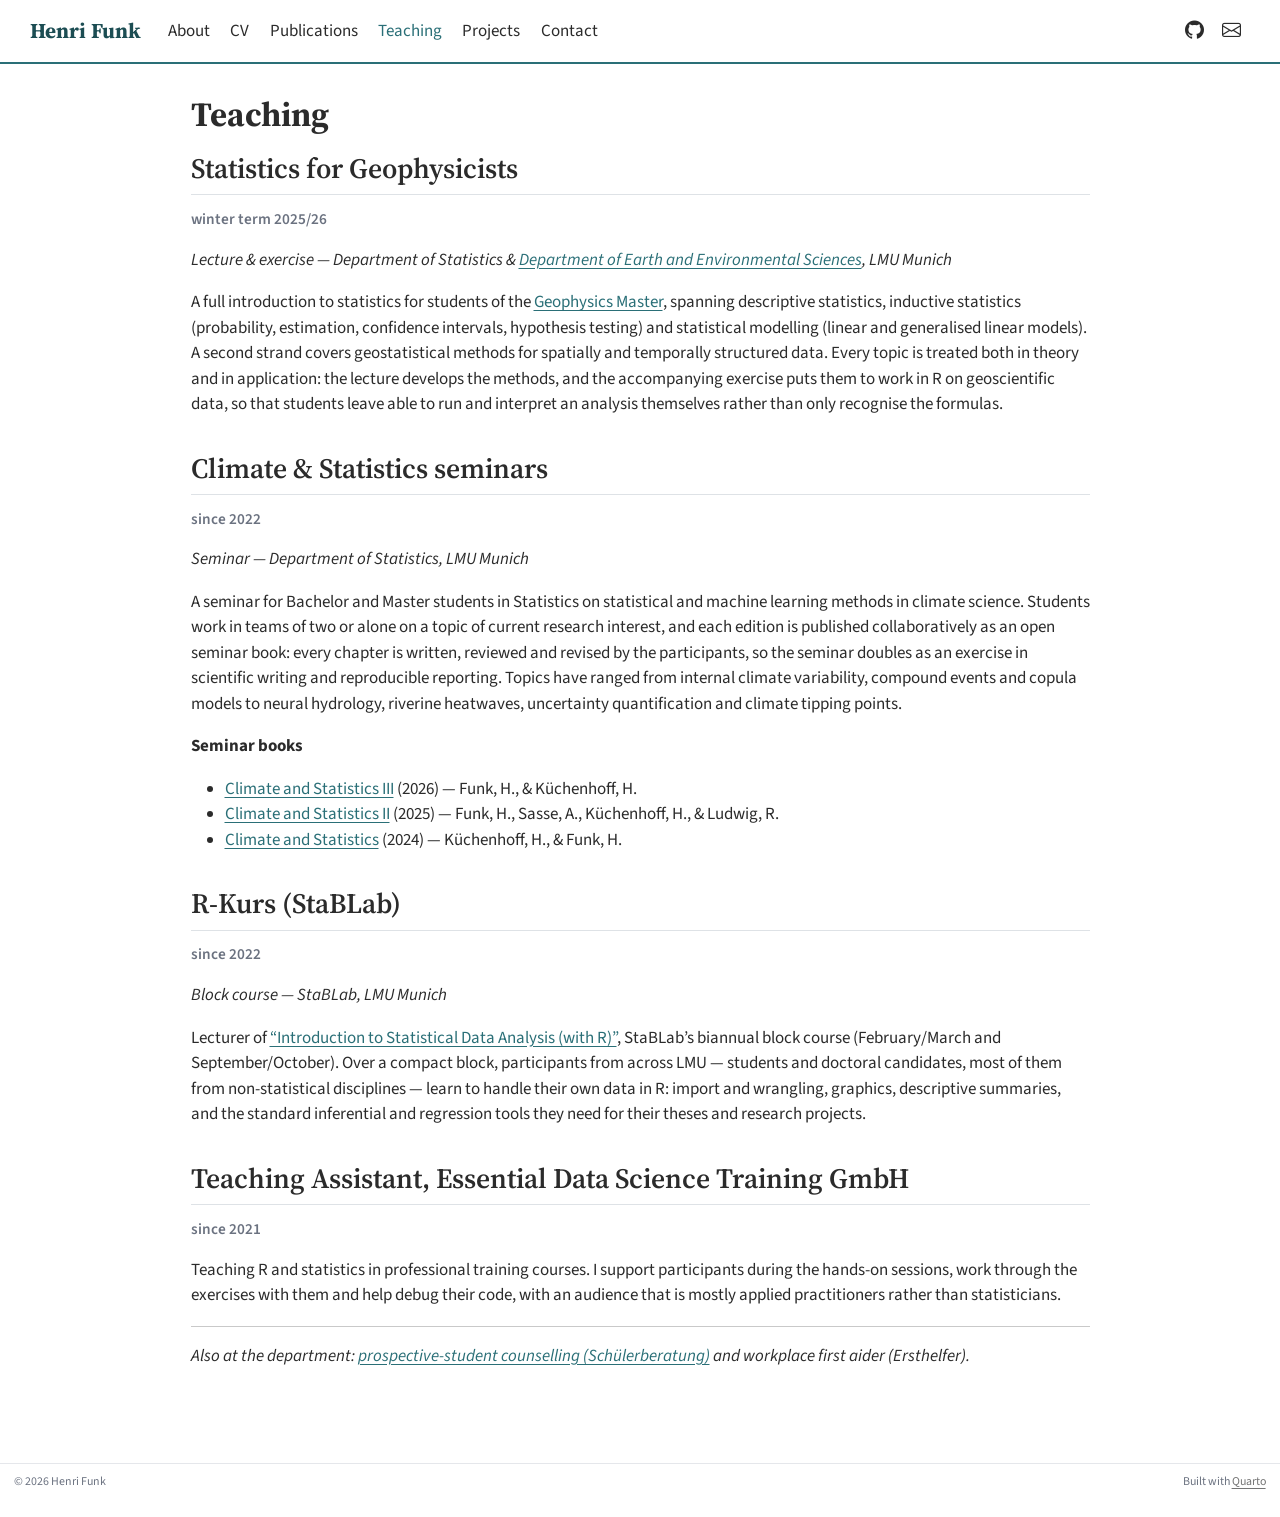
<file: docs/teaching.html>
<!DOCTYPE html>
<html xmlns="http://www.w3.org/1999/xhtml" lang="en" xml:lang="en"><head>

<meta charset="utf-8">
<meta name="generator" content="quarto-1.4.549">

<meta name="viewport" content="width=device-width, initial-scale=1.0, user-scalable=yes">


<title>Henri Funk - Teaching</title>
<style>
code{white-space: pre-wrap;}
span.smallcaps{font-variant: small-caps;}
div.columns{display: flex; gap: min(4vw, 1.5em);}
div.column{flex: auto; overflow-x: auto;}
div.hanging-indent{margin-left: 1.5em; text-indent: -1.5em;}
ul.task-list{list-style: none;}
ul.task-list li input[type="checkbox"] {
  width: 0.8em;
  margin: 0 0.8em 0.2em -1em; /* quarto-specific, see https://github.com/quarto-dev/quarto-cli/issues/4556 */ 
  vertical-align: middle;
}
</style>


<script src="site_libs/quarto-nav/quarto-nav.js"></script>
<script src="site_libs/quarto-nav/headroom.min.js"></script>
<link href="./images/favicon.svg" rel="icon" type="image/svg+xml">
<script src="site_libs/clipboard/clipboard.min.js"></script>
<script src="site_libs/quarto-html/quarto.js"></script>
<script src="site_libs/quarto-html/popper.min.js"></script>
<script src="site_libs/quarto-html/tippy.umd.min.js"></script>
<link href="site_libs/quarto-html/tippy.css" rel="stylesheet">
<link href="site_libs/quarto-html/quarto-syntax-highlighting.css" rel="stylesheet" id="quarto-text-highlighting-styles">
<script src="site_libs/bootstrap/bootstrap.min.js"></script>
<link href="site_libs/bootstrap/bootstrap-icons.css" rel="stylesheet">
<link href="site_libs/bootstrap/bootstrap.min.css" rel="stylesheet" id="quarto-bootstrap" data-mode="light">
<script id="quarto-search-options" type="application/json">{
  "language": {
    "search-no-results-text": "No results",
    "search-matching-documents-text": "matching documents",
    "search-copy-link-title": "Copy link to search",
    "search-hide-matches-text": "Hide additional matches",
    "search-more-match-text": "more match in this document",
    "search-more-matches-text": "more matches in this document",
    "search-clear-button-title": "Clear",
    "search-text-placeholder": "",
    "search-detached-cancel-button-title": "Cancel",
    "search-submit-button-title": "Submit",
    "search-label": "Search"
  }
}</script>


<link rel="stylesheet" href="styles.css">
<meta property="og:title" content="Henri Funk - Teaching">
<meta property="og:description" content="PhD Candidate in Statistics, LMU Munich">
<meta property="og:image" content="https://henrifnk.github.io/henrifnk/images/profile.jpg">
<meta property="og:site_name" content="Henri Funk">
<meta name="twitter:title" content="Henri Funk - Teaching">
<meta name="twitter:description" content="PhD Candidate in Statistics, LMU Munich">
<meta name="twitter:image" content="https://henrifnk.github.io/henrifnk/images/profile.jpg">
<meta name="twitter:card" content="summary_large_image">
</head>

<body class="nav-fixed fullcontent">

<div id="quarto-search-results"></div>
  <header id="quarto-header" class="headroom fixed-top">
    <nav class="navbar navbar-expand-lg " data-bs-theme="dark">
      <div class="navbar-container container-fluid">
      <div class="navbar-brand-container mx-auto">
    <a class="navbar-brand" href="./index.html">
    <span class="navbar-title">Henri Funk</span>
    </a>
  </div>
          <button class="navbar-toggler" type="button" data-bs-toggle="collapse" data-bs-target="#navbarCollapse" aria-controls="navbarCollapse" aria-expanded="false" aria-label="Toggle navigation" onclick="if (window.quartoToggleHeadroom) { window.quartoToggleHeadroom(); }">
  <span class="navbar-toggler-icon"></span>
</button>
          <div class="collapse navbar-collapse" id="navbarCollapse">
            <ul class="navbar-nav navbar-nav-scroll me-auto">
  <li class="nav-item">
    <a class="nav-link" href="./index.html"> 
<span class="menu-text">About</span></a>
  </li>  
  <li class="nav-item">
    <a class="nav-link" href="./cv.html"> 
<span class="menu-text">CV</span></a>
  </li>  
  <li class="nav-item">
    <a class="nav-link" href="./publications.html"> 
<span class="menu-text">Publications</span></a>
  </li>  
  <li class="nav-item">
    <a class="nav-link active" href="./teaching.html" aria-current="page"> 
<span class="menu-text">Teaching</span></a>
  </li>  
  <li class="nav-item">
    <a class="nav-link" href="./projects.html"> 
<span class="menu-text">Projects</span></a>
  </li>  
  <li class="nav-item">
    <a class="nav-link" href="./contact.html"> 
<span class="menu-text">Contact</span></a>
  </li>  
</ul>
            <ul class="navbar-nav navbar-nav-scroll ms-auto">
  <li class="nav-item compact">
    <a class="nav-link" href="https://github.com/henrifnk"> <i class="bi bi-github" role="img" aria-label="GitHub">
</i> 
<span class="menu-text"></span></a>
  </li>  
  <li class="nav-item compact">
    <a class="nav-link" href="mailto:H.Funk@lmu.de"> <i class="bi bi-envelope" role="img" aria-label="Email">
</i> 
<span class="menu-text"></span></a>
  </li>  
</ul>
          </div> <!-- /navcollapse -->
          <div class="quarto-navbar-tools">
</div>
      </div> <!-- /container-fluid -->
    </nav>
</header>
<!-- content -->
<div id="quarto-content" class="quarto-container page-columns page-rows-contents page-layout-article page-navbar">
<!-- sidebar -->
<!-- margin-sidebar -->
    
<!-- main -->
<main class="content" id="quarto-document-content">

<header id="title-block-header" class="quarto-title-block default">
<div class="quarto-title">
<h1 class="title">Teaching</h1>
</div>



<div class="quarto-title-meta">

    
  
    
  </div>
  


</header>


<section id="statistics-for-geophysicists" class="level2">
<h2 data-anchor-id="statistics-for-geophysicists">Statistics for Geophysicists</h2>
<p><span class="item-meta">winter term 2025/26</span></p>
<p><em>Lecture &amp; exercise — Department of Statistics &amp; <a href="https://www.geo.lmu.de/geoumwelt/de/department/">Department of Earth and Environmental Sciences</a>, LMU Munich</em></p>
<p>A full introduction to statistics for students of the <a href="https://www.geo.lmu.de/geoumwelt/en/studies/degree-programs/master-geophysics/">Geophysics Master</a>, spanning descriptive statistics, inductive statistics (probability, estimation, confidence intervals, hypothesis testing) and statistical modelling (linear and generalised linear models). A second strand covers geostatistical methods for spatially and temporally structured data. Every topic is treated both in theory and in application: the lecture develops the methods, and the accompanying exercise puts them to work in R on geoscientific data, so that students leave able to run and interpret an analysis themselves rather than only recognise the formulas.</p>
</section>
<section id="climate-statistics-seminars" class="level2">
<h2 data-anchor-id="climate-statistics-seminars">Climate &amp; Statistics seminars</h2>
<p><span class="item-meta">since 2022</span></p>
<p><em>Seminar — Department of Statistics, LMU Munich</em></p>
<p>A seminar for Bachelor and Master students in Statistics on statistical and machine learning methods in climate science. Students work in teams of two or alone on a topic of current research interest, and each edition is published collaboratively as an open seminar book: every chapter is written, reviewed and revised by the participants, so the seminar doubles as an exercise in scientific writing and reproducible reporting. Topics have ranged from internal climate variability, compound events and copula models to neural hydrology, riverine heatwaves, uncertainty quantification and climate tipping points.</p>
<p><strong>Seminar books</strong></p>
<ul>
<li><a href="https://henrifnk.github.io/Seminar_ClimateNStatistics26/">Climate and Statistics III</a> (2026) — Funk, H., &amp; Küchenhoff, H.</li>
<li><a href="https://henrifnk.github.io/Seminar_ClimateNStatistics2425/">Climate and Statistics II</a> (2025) — Funk, H., Sasse, A., Küchenhoff, H., &amp; Ludwig, R.</li>
<li><a href="https://henrifnk.github.io/Seminar_ClimateNStatistics/">Climate and Statistics</a> (2024) — Küchenhoff, H., &amp; Funk, H.</li>
</ul>
</section>
<section id="r-kurs-stablab" class="level2">
<h2 data-anchor-id="r-kurs-stablab">R-Kurs (StaBLab)</h2>
<p><span class="item-meta">since 2022</span></p>
<p><em>Block course — StaBLab, LMU Munich</em></p>
<p>Lecturer of <a href="https://www.stat.lmu.de/stablab/de/lehrveranstaltungen/r-kurs/">“Introduction to Statistical Data Analysis (with R)”</a>, StaBLab’s biannual block course (February/March and September/October). Over a compact block, participants from across LMU — students and doctoral candidates, most of them from non-statistical disciplines — learn to handle their own data in R: import and wrangling, graphics, descriptive summaries, and the standard inferential and regression tools they need for their theses and research projects.</p>
</section>
<section id="teaching-assistant-essential-data-science-training-gmbh" class="level2">
<h2 data-anchor-id="teaching-assistant-essential-data-science-training-gmbh">Teaching Assistant, Essential Data Science Training GmbH</h2>
<p><span class="item-meta">since 2021</span></p>
<p>Teaching R and statistics in professional training courses. I support participants during the hands-on sessions, work through the exercises with them and help debug their code, with an audience that is mostly applied practitioners rather than statisticians.</p>
<hr>
<p><em>Also at the department: <a href="https://www.stat.lmu.de/en/studies/student-counselling/">prospective-student counselling (Schülerberatung)</a> and workplace first aider (Ersthelfer).</em></p>


</section>

</main> <!-- /main -->
<script id="quarto-html-after-body" type="application/javascript">
window.document.addEventListener("DOMContentLoaded", function (event) {
  const toggleBodyColorMode = (bsSheetEl) => {
    const mode = bsSheetEl.getAttribute("data-mode");
    const bodyEl = window.document.querySelector("body");
    if (mode === "dark") {
      bodyEl.classList.add("quarto-dark");
      bodyEl.classList.remove("quarto-light");
    } else {
      bodyEl.classList.add("quarto-light");
      bodyEl.classList.remove("quarto-dark");
    }
  }
  const toggleBodyColorPrimary = () => {
    const bsSheetEl = window.document.querySelector("link#quarto-bootstrap");
    if (bsSheetEl) {
      toggleBodyColorMode(bsSheetEl);
    }
  }
  toggleBodyColorPrimary();  
  const isCodeAnnotation = (el) => {
    for (const clz of el.classList) {
      if (clz.startsWith('code-annotation-')) {                     
        return true;
      }
    }
    return false;
  }
  const clipboard = new window.ClipboardJS('.code-copy-button', {
    text: function(trigger) {
      const codeEl = trigger.previousElementSibling.cloneNode(true);
      for (const childEl of codeEl.children) {
        if (isCodeAnnotation(childEl)) {
          childEl.remove();
        }
      }
      return codeEl.innerText;
    }
  });
  clipboard.on('success', function(e) {
    // button target
    const button = e.trigger;
    // don't keep focus
    button.blur();
    // flash "checked"
    button.classList.add('code-copy-button-checked');
    var currentTitle = button.getAttribute("title");
    button.setAttribute("title", "Copied!");
    let tooltip;
    if (window.bootstrap) {
      button.setAttribute("data-bs-toggle", "tooltip");
      button.setAttribute("data-bs-placement", "left");
      button.setAttribute("data-bs-title", "Copied!");
      tooltip = new bootstrap.Tooltip(button, 
        { trigger: "manual", 
          customClass: "code-copy-button-tooltip",
          offset: [0, -8]});
      tooltip.show();    
    }
    setTimeout(function() {
      if (tooltip) {
        tooltip.hide();
        button.removeAttribute("data-bs-title");
        button.removeAttribute("data-bs-toggle");
        button.removeAttribute("data-bs-placement");
      }
      button.setAttribute("title", currentTitle);
      button.classList.remove('code-copy-button-checked');
    }, 1000);
    // clear code selection
    e.clearSelection();
  });
  function tippyHover(el, contentFn, onTriggerFn, onUntriggerFn) {
    const config = {
      allowHTML: true,
      maxWidth: 500,
      delay: 100,
      arrow: false,
      appendTo: function(el) {
          return el.parentElement;
      },
      interactive: true,
      interactiveBorder: 10,
      theme: 'quarto',
      placement: 'bottom-start',
    };
    if (contentFn) {
      config.content = contentFn;
    }
    if (onTriggerFn) {
      config.onTrigger = onTriggerFn;
    }
    if (onUntriggerFn) {
      config.onUntrigger = onUntriggerFn;
    }
    window.tippy(el, config); 
  }
  const noterefs = window.document.querySelectorAll('a[role="doc-noteref"]');
  for (var i=0; i<noterefs.length; i++) {
    const ref = noterefs[i];
    tippyHover(ref, function() {
      // use id or data attribute instead here
      let href = ref.getAttribute('data-footnote-href') || ref.getAttribute('href');
      try { href = new URL(href).hash; } catch {}
      const id = href.replace(/^#\/?/, "");
      const note = window.document.getElementById(id);
      return note.innerHTML;
    });
  }
  const xrefs = window.document.querySelectorAll('a.quarto-xref');
  const processXRef = (id, note) => {
    // Strip column container classes
    const stripColumnClz = (el) => {
      el.classList.remove("page-full", "page-columns");
      if (el.children) {
        for (const child of el.children) {
          stripColumnClz(child);
        }
      }
    }
    stripColumnClz(note)
    if (id === null || id.startsWith('sec-')) {
      // Special case sections, only their first couple elements
      const container = document.createElement("div");
      if (note.children && note.children.length > 2) {
        container.appendChild(note.children[0].cloneNode(true));
        for (let i = 1; i < note.children.length; i++) {
          const child = note.children[i];
          if (child.tagName === "P" && child.innerText === "") {
            continue;
          } else {
            container.appendChild(child.cloneNode(true));
            break;
          }
        }
        if (window.Quarto?.typesetMath) {
          window.Quarto.typesetMath(container);
        }
        return container.innerHTML
      } else {
        if (window.Quarto?.typesetMath) {
          window.Quarto.typesetMath(note);
        }
        return note.innerHTML;
      }
    } else {
      // Remove any anchor links if they are present
      const anchorLink = note.querySelector('a.anchorjs-link');
      if (anchorLink) {
        anchorLink.remove();
      }
      if (window.Quarto?.typesetMath) {
        window.Quarto.typesetMath(note);
      }
      // TODO in 1.5, we should make sure this works without a callout special case
      if (note.classList.contains("callout")) {
        return note.outerHTML;
      } else {
        return note.innerHTML;
      }
    }
  }
  for (var i=0; i<xrefs.length; i++) {
    const xref = xrefs[i];
    tippyHover(xref, undefined, function(instance) {
      instance.disable();
      let url = xref.getAttribute('href');
      let hash = undefined; 
      if (url.startsWith('#')) {
        hash = url;
      } else {
        try { hash = new URL(url).hash; } catch {}
      }
      if (hash) {
        const id = hash.replace(/^#\/?/, "");
        const note = window.document.getElementById(id);
        if (note !== null) {
          try {
            const html = processXRef(id, note.cloneNode(true));
            instance.setContent(html);
          } finally {
            instance.enable();
            instance.show();
          }
        } else {
          // See if we can fetch this
          fetch(url.split('#')[0])
          .then(res => res.text())
          .then(html => {
            const parser = new DOMParser();
            const htmlDoc = parser.parseFromString(html, "text/html");
            const note = htmlDoc.getElementById(id);
            if (note !== null) {
              const html = processXRef(id, note);
              instance.setContent(html);
            } 
          }).finally(() => {
            instance.enable();
            instance.show();
          });
        }
      } else {
        // See if we can fetch a full url (with no hash to target)
        // This is a special case and we should probably do some content thinning / targeting
        fetch(url)
        .then(res => res.text())
        .then(html => {
          const parser = new DOMParser();
          const htmlDoc = parser.parseFromString(html, "text/html");
          const note = htmlDoc.querySelector('main.content');
          if (note !== null) {
            // This should only happen for chapter cross references
            // (since there is no id in the URL)
            // remove the first header
            if (note.children.length > 0 && note.children[0].tagName === "HEADER") {
              note.children[0].remove();
            }
            const html = processXRef(null, note);
            instance.setContent(html);
          } 
        }).finally(() => {
          instance.enable();
          instance.show();
        });
      }
    }, function(instance) {
    });
  }
      let selectedAnnoteEl;
      const selectorForAnnotation = ( cell, annotation) => {
        let cellAttr = 'data-code-cell="' + cell + '"';
        let lineAttr = 'data-code-annotation="' +  annotation + '"';
        const selector = 'span[' + cellAttr + '][' + lineAttr + ']';
        return selector;
      }
      const selectCodeLines = (annoteEl) => {
        const doc = window.document;
        const targetCell = annoteEl.getAttribute("data-target-cell");
        const targetAnnotation = annoteEl.getAttribute("data-target-annotation");
        const annoteSpan = window.document.querySelector(selectorForAnnotation(targetCell, targetAnnotation));
        const lines = annoteSpan.getAttribute("data-code-lines").split(",");
        const lineIds = lines.map((line) => {
          return targetCell + "-" + line;
        })
        let top = null;
        let height = null;
        let parent = null;
        if (lineIds.length > 0) {
            //compute the position of the single el (top and bottom and make a div)
            const el = window.document.getElementById(lineIds[0]);
            top = el.offsetTop;
            height = el.offsetHeight;
            parent = el.parentElement.parentElement;
          if (lineIds.length > 1) {
            const lastEl = window.document.getElementById(lineIds[lineIds.length - 1]);
            const bottom = lastEl.offsetTop + lastEl.offsetHeight;
            height = bottom - top;
          }
          if (top !== null && height !== null && parent !== null) {
            // cook up a div (if necessary) and position it 
            let div = window.document.getElementById("code-annotation-line-highlight");
            if (div === null) {
              div = window.document.createElement("div");
              div.setAttribute("id", "code-annotation-line-highlight");
              div.style.position = 'absolute';
              parent.appendChild(div);
            }
            div.style.top = top - 2 + "px";
            div.style.height = height + 4 + "px";
            div.style.left = 0;
            let gutterDiv = window.document.getElementById("code-annotation-line-highlight-gutter");
            if (gutterDiv === null) {
              gutterDiv = window.document.createElement("div");
              gutterDiv.setAttribute("id", "code-annotation-line-highlight-gutter");
              gutterDiv.style.position = 'absolute';
              const codeCell = window.document.getElementById(targetCell);
              const gutter = codeCell.querySelector('.code-annotation-gutter');
              gutter.appendChild(gutterDiv);
            }
            gutterDiv.style.top = top - 2 + "px";
            gutterDiv.style.height = height + 4 + "px";
          }
          selectedAnnoteEl = annoteEl;
        }
      };
      const unselectCodeLines = () => {
        const elementsIds = ["code-annotation-line-highlight", "code-annotation-line-highlight-gutter"];
        elementsIds.forEach((elId) => {
          const div = window.document.getElementById(elId);
          if (div) {
            div.remove();
          }
        });
        selectedAnnoteEl = undefined;
      };
        // Handle positioning of the toggle
    window.addEventListener(
      "resize",
      throttle(() => {
        elRect = undefined;
        if (selectedAnnoteEl) {
          selectCodeLines(selectedAnnoteEl);
        }
      }, 10)
    );
    function throttle(fn, ms) {
    let throttle = false;
    let timer;
      return (...args) => {
        if(!throttle) { // first call gets through
            fn.apply(this, args);
            throttle = true;
        } else { // all the others get throttled
            if(timer) clearTimeout(timer); // cancel #2
            timer = setTimeout(() => {
              fn.apply(this, args);
              timer = throttle = false;
            }, ms);
        }
      };
    }
      // Attach click handler to the DT
      const annoteDls = window.document.querySelectorAll('dt[data-target-cell]');
      for (const annoteDlNode of annoteDls) {
        annoteDlNode.addEventListener('click', (event) => {
          const clickedEl = event.target;
          if (clickedEl !== selectedAnnoteEl) {
            unselectCodeLines();
            const activeEl = window.document.querySelector('dt[data-target-cell].code-annotation-active');
            if (activeEl) {
              activeEl.classList.remove('code-annotation-active');
            }
            selectCodeLines(clickedEl);
            clickedEl.classList.add('code-annotation-active');
          } else {
            // Unselect the line
            unselectCodeLines();
            clickedEl.classList.remove('code-annotation-active');
          }
        });
      }
  const findCites = (el) => {
    const parentEl = el.parentElement;
    if (parentEl) {
      const cites = parentEl.dataset.cites;
      if (cites) {
        return {
          el,
          cites: cites.split(' ')
        };
      } else {
        return findCites(el.parentElement)
      }
    } else {
      return undefined;
    }
  };
  var bibliorefs = window.document.querySelectorAll('a[role="doc-biblioref"]');
  for (var i=0; i<bibliorefs.length; i++) {
    const ref = bibliorefs[i];
    const citeInfo = findCites(ref);
    if (citeInfo) {
      tippyHover(citeInfo.el, function() {
        var popup = window.document.createElement('div');
        citeInfo.cites.forEach(function(cite) {
          var citeDiv = window.document.createElement('div');
          citeDiv.classList.add('hanging-indent');
          citeDiv.classList.add('csl-entry');
          var biblioDiv = window.document.getElementById('ref-' + cite);
          if (biblioDiv) {
            citeDiv.innerHTML = biblioDiv.innerHTML;
          }
          popup.appendChild(citeDiv);
        });
        return popup.innerHTML;
      });
    }
  }
});
</script>
</div> <!-- /content -->
<footer class="footer">
  <div class="nav-footer">
    <div class="nav-footer-left">
<p>© 2026 Henri Funk</p>
</div>   
    <div class="nav-footer-center">
      &nbsp;
    </div>
    <div class="nav-footer-right">
<p>Built with <a href="https://quarto.org">Quarto</a></p>
</div>
  </div>
</footer>




</body></html>
</file>
<file: docs/site_libs/quarto-html/tippy.css>
.tippy-box[data-animation=fade][data-state=hidden]{opacity:0}[data-tippy-root]{max-width:calc(100vw - 10px)}.tippy-box{position:relative;background-color:#333;color:#fff;border-radius:4px;font-size:14px;line-height:1.4;white-space:normal;outline:0;transition-property:transform,visibility,opacity}.tippy-box[data-placement^=top]>.tippy-arrow{bottom:0}.tippy-box[data-placement^=top]>.tippy-arrow:before{bottom:-7px;left:0;border-width:8px 8px 0;border-top-color:initial;transform-origin:center top}.tippy-box[data-placement^=bottom]>.tippy-arrow{top:0}.tippy-box[data-placement^=bottom]>.tippy-arrow:before{top:-7px;left:0;border-width:0 8px 8px;border-bottom-color:initial;transform-origin:center bottom}.tippy-box[data-placement^=left]>.tippy-arrow{right:0}.tippy-box[data-placement^=left]>.tippy-arrow:before{border-width:8px 0 8px 8px;border-left-color:initial;right:-7px;transform-origin:center left}.tippy-box[data-placement^=right]>.tippy-arrow{left:0}.tippy-box[data-placement^=right]>.tippy-arrow:before{left:-7px;border-width:8px 8px 8px 0;border-right-color:initial;transform-origin:center right}.tippy-box[data-inertia][data-state=visible]{transition-timing-function:cubic-bezier(.54,1.5,.38,1.11)}.tippy-arrow{width:16px;height:16px;color:#333}.tippy-arrow:before{content:"";position:absolute;border-color:transparent;border-style:solid}.tippy-content{position:relative;padding:5px 9px;z-index:1}
</file>
<file: docs/site_libs/quarto-html/quarto-syntax-highlighting.css>
/* quarto syntax highlight colors */
:root {
  --quarto-hl-ot-color: #003B4F;
  --quarto-hl-at-color: #657422;
  --quarto-hl-ss-color: #20794D;
  --quarto-hl-an-color: #5E5E5E;
  --quarto-hl-fu-color: #4758AB;
  --quarto-hl-st-color: #20794D;
  --quarto-hl-cf-color: #003B4F;
  --quarto-hl-op-color: #5E5E5E;
  --quarto-hl-er-color: #AD0000;
  --quarto-hl-bn-color: #AD0000;
  --quarto-hl-al-color: #AD0000;
  --quarto-hl-va-color: #111111;
  --quarto-hl-bu-color: inherit;
  --quarto-hl-ex-color: inherit;
  --quarto-hl-pp-color: #AD0000;
  --quarto-hl-in-color: #5E5E5E;
  --quarto-hl-vs-color: #20794D;
  --quarto-hl-wa-color: #5E5E5E;
  --quarto-hl-do-color: #5E5E5E;
  --quarto-hl-im-color: #00769E;
  --quarto-hl-ch-color: #20794D;
  --quarto-hl-dt-color: #AD0000;
  --quarto-hl-fl-color: #AD0000;
  --quarto-hl-co-color: #5E5E5E;
  --quarto-hl-cv-color: #5E5E5E;
  --quarto-hl-cn-color: #8f5902;
  --quarto-hl-sc-color: #5E5E5E;
  --quarto-hl-dv-color: #AD0000;
  --quarto-hl-kw-color: #003B4F;
}

/* other quarto variables */
:root {
  --quarto-font-monospace: SFMono-Regular, Menlo, Monaco, Consolas, "Liberation Mono", "Courier New", monospace;
}

pre > code.sourceCode > span {
  color: #003B4F;
}

code span {
  color: #003B4F;
}

code.sourceCode > span {
  color: #003B4F;
}

div.sourceCode,
div.sourceCode pre.sourceCode {
  color: #003B4F;
}

code span.ot {
  color: #003B4F;
  font-style: inherit;
}

code span.at {
  color: #657422;
  font-style: inherit;
}

code span.ss {
  color: #20794D;
  font-style: inherit;
}

code span.an {
  color: #5E5E5E;
  font-style: inherit;
}

code span.fu {
  color: #4758AB;
  font-style: inherit;
}

code span.st {
  color: #20794D;
  font-style: inherit;
}

code span.cf {
  color: #003B4F;
  font-style: inherit;
}

code span.op {
  color: #5E5E5E;
  font-style: inherit;
}

code span.er {
  color: #AD0000;
  font-style: inherit;
}

code span.bn {
  color: #AD0000;
  font-style: inherit;
}

code span.al {
  color: #AD0000;
  font-style: inherit;
}

code span.va {
  color: #111111;
  font-style: inherit;
}

code span.bu {
  font-style: inherit;
}

code span.ex {
  font-style: inherit;
}

code span.pp {
  color: #AD0000;
  font-style: inherit;
}

code span.in {
  color: #5E5E5E;
  font-style: inherit;
}

code span.vs {
  color: #20794D;
  font-style: inherit;
}

code span.wa {
  color: #5E5E5E;
  font-style: italic;
}

code span.do {
  color: #5E5E5E;
  font-style: italic;
}

code span.im {
  color: #00769E;
  font-style: inherit;
}

code span.ch {
  color: #20794D;
  font-style: inherit;
}

code span.dt {
  color: #AD0000;
  font-style: inherit;
}

code span.fl {
  color: #AD0000;
  font-style: inherit;
}

code span.co {
  color: #5E5E5E;
  font-style: inherit;
}

code span.cv {
  color: #5E5E5E;
  font-style: italic;
}

code span.cn {
  color: #8f5902;
  font-style: inherit;
}

code span.sc {
  color: #5E5E5E;
  font-style: inherit;
}

code span.dv {
  color: #AD0000;
  font-style: inherit;
}

code span.kw {
  color: #003B4F;
  font-style: inherit;
}

.prevent-inlining {
  content: "</";
}

/*# sourceMappingURL=debc5d5d77c3f9108843748ff7464032.css.map */
</file>
<file: docs/styles.css>
@import url('https://fonts.googleapis.com/css2?family=Source+Serif+4:wght@600;700&family=Source+Sans+3:wght@400;500;600&display=swap');

:root {
  --accent: #2a6f77;
  --accent-dark: #1c4d53;
  --text: #2b2b2b;
  --muted: #6b7280;
  --border: #e5e7eb;
}

body {
  font-family: "Source Sans 3", -apple-system, BlinkMacSystemFont, sans-serif;
  color: var(--text);
}

h1, h2, h3, h4, .navbar-title, .navbar-brand {
  font-family: "Source Serif 4", Georgia, serif;
  font-weight: 600;
}

h1 { font-weight: 700; }

a {
  color: var(--accent);
}
a:hover {
  color: var(--accent-dark);
}

code {
  color: var(--accent-dark);
}

/* Navbar */
.navbar {
  background-color: #ffffff !important;
  border-bottom: 2px solid var(--accent);
}
.navbar-title {
  color: var(--accent-dark) !important;
  font-weight: 700;
}
.navbar-dark .navbar-nav .nav-link,
.navbar .nav-link {
  color: var(--text) !important;
}
.navbar .nav-link:hover,
.navbar .nav-link.active {
  color: var(--accent) !important;
}

/* Footer */
.nav-footer {
  border-top: 1px solid var(--border);
  color: var(--muted);
  font-size: 0.85rem;
}

/* Hero (About page) */
.hero {
  display: flex;
  gap: 2.5rem;
  align-items: flex-start;
  flex-wrap: wrap;
  margin-top: 1rem;
}
.hero-photo img.profile-img {
  width: 200px;
  height: 200px;
  object-fit: cover;
  border-radius: 50%;
  box-shadow: 0 4px 14px rgba(0, 0, 0, 0.12);
}
.hero-text {
  flex: 1;
  min-width: 280px;
}
.hero-heading h3 {
  color: var(--muted);
  font-family: "Source Sans 3", sans-serif;
  font-weight: 500;
  margin-top: -0.5rem;
}

.social-links {
  display: flex;
  align-items: center;
  justify-content: flex-start;
  flex-wrap: wrap;
  gap: 0.6rem;
  margin: 0.25rem 0 1.25rem;
  font-size: 1rem;
}
/* Pandoc wraps the links in a <p>; lay that out as the flex row */
.social-links > p {
  display: flex;
  flex-wrap: wrap;
  gap: 0.6rem;
  margin: 0;
}
.social-links a {
  color: var(--accent-dark);
  text-decoration: none;
  border: 1px solid var(--accent);
  border-radius: 6px;
  padding: 0.3rem 0.7rem;
  white-space: nowrap;
  transition: color 0.15s, background-color 0.15s;
}
.social-links a:hover {
  color: #fff;
  background-color: var(--accent);
}
.social-links a i {
  margin-right: 0.35rem;
  color: var(--accent-dark);
}
.social-links a:hover i {
  color: #fff;
}

/* Timeline-style entries used on CV / Projects pages */
.entry {
  display: flex;
  gap: 1.5rem;
  margin-bottom: 1.25rem;
  border-left: 3px solid var(--accent);
  padding-left: 1rem;
}
.entry-date {
  min-width: 110px;
  color: var(--muted);
  font-weight: 600;
  font-size: 0.9rem;
}
.entry-body strong {
  color: var(--text);
}
@media (max-width: 576px) {
  .entry {
    flex-direction: column;
    gap: 0.25rem;
  }
  .entry-date p {
    margin-bottom: 0;
  }
}

/* Date line under a heading, styled like the CV entry dates */
.item-meta {
  display: block;
  color: var(--muted);
  font-weight: 600;
  font-size: 0.9rem;
  margin-top: -0.25rem;
  margin-bottom: 0.9rem;
}

/* Highlight box, e.g. for the upcoming BayWaT-AI project */
.highlight-box {
  background-color: #f2f7f8;
  border-left: 4px solid var(--accent);
  border-radius: 4px;
  padding: 1.25rem 1.5rem;
  margin: 1.5rem 0;
}

/* Research interest boxes, side by side on the About page */
.research-grid {
  display: flex;
  gap: 1.5rem;
  flex-wrap: wrap;
  margin: 1.5rem 0;
}
.research-box {
  flex: 1 1 260px;
  background-color: #f2f7f8;
  border-left: 4px solid var(--accent);
  border-radius: 4px;
  padding: 1.25rem 1.5rem;
}
.research-title {
  display: flex;
  align-items: flex-start;
  gap: 0.75rem;
  margin-bottom: 0.9rem;
}
.research-icon {
  font-size: 1.5rem;
  color: var(--accent);
  line-height: 1.3;
}
.research-heading {
  font-family: "Source Serif 4", Georgia, serif;
  font-weight: 600;
  color: var(--text);
}
.research-sub {
  color: var(--muted);
  font-size: 0.95rem;
  margin-top: 0.1rem;
}
.research-box p {
  margin-bottom: 0.6rem;
}
.highlight-box > :last-child,
.research-box > :last-child {
  margin-bottom: 0;
}

.badge-soon {
  display: inline-block;
  font-family: "Source Sans 3", sans-serif;
  background-color: var(--accent);
  color: #fff;
  font-size: 0.75rem;
  font-weight: 600;
  padding: 0.15rem 0.6rem;
  border-radius: 999px;
  margin-left: 0.5rem;
  vertical-align: middle;
}

/* Publication lists: hanging indent and review-status tag */
.pub-list p {
  padding-left: 1.5rem;
  text-indent: -1.5rem;
  margin-bottom: 0.9rem;
}
.pub-status {
  display: inline-block;
  text-indent: 0;
  color: var(--accent-dark);
  background-color: #f2f7f8;
  border: 1px solid #cfe1e3;
  border-radius: 999px;
  font-size: 0.8rem;
  font-weight: 600;
  padding: 0.05rem 0.55rem;
  margin-left: 0.25rem;
}
</file>
